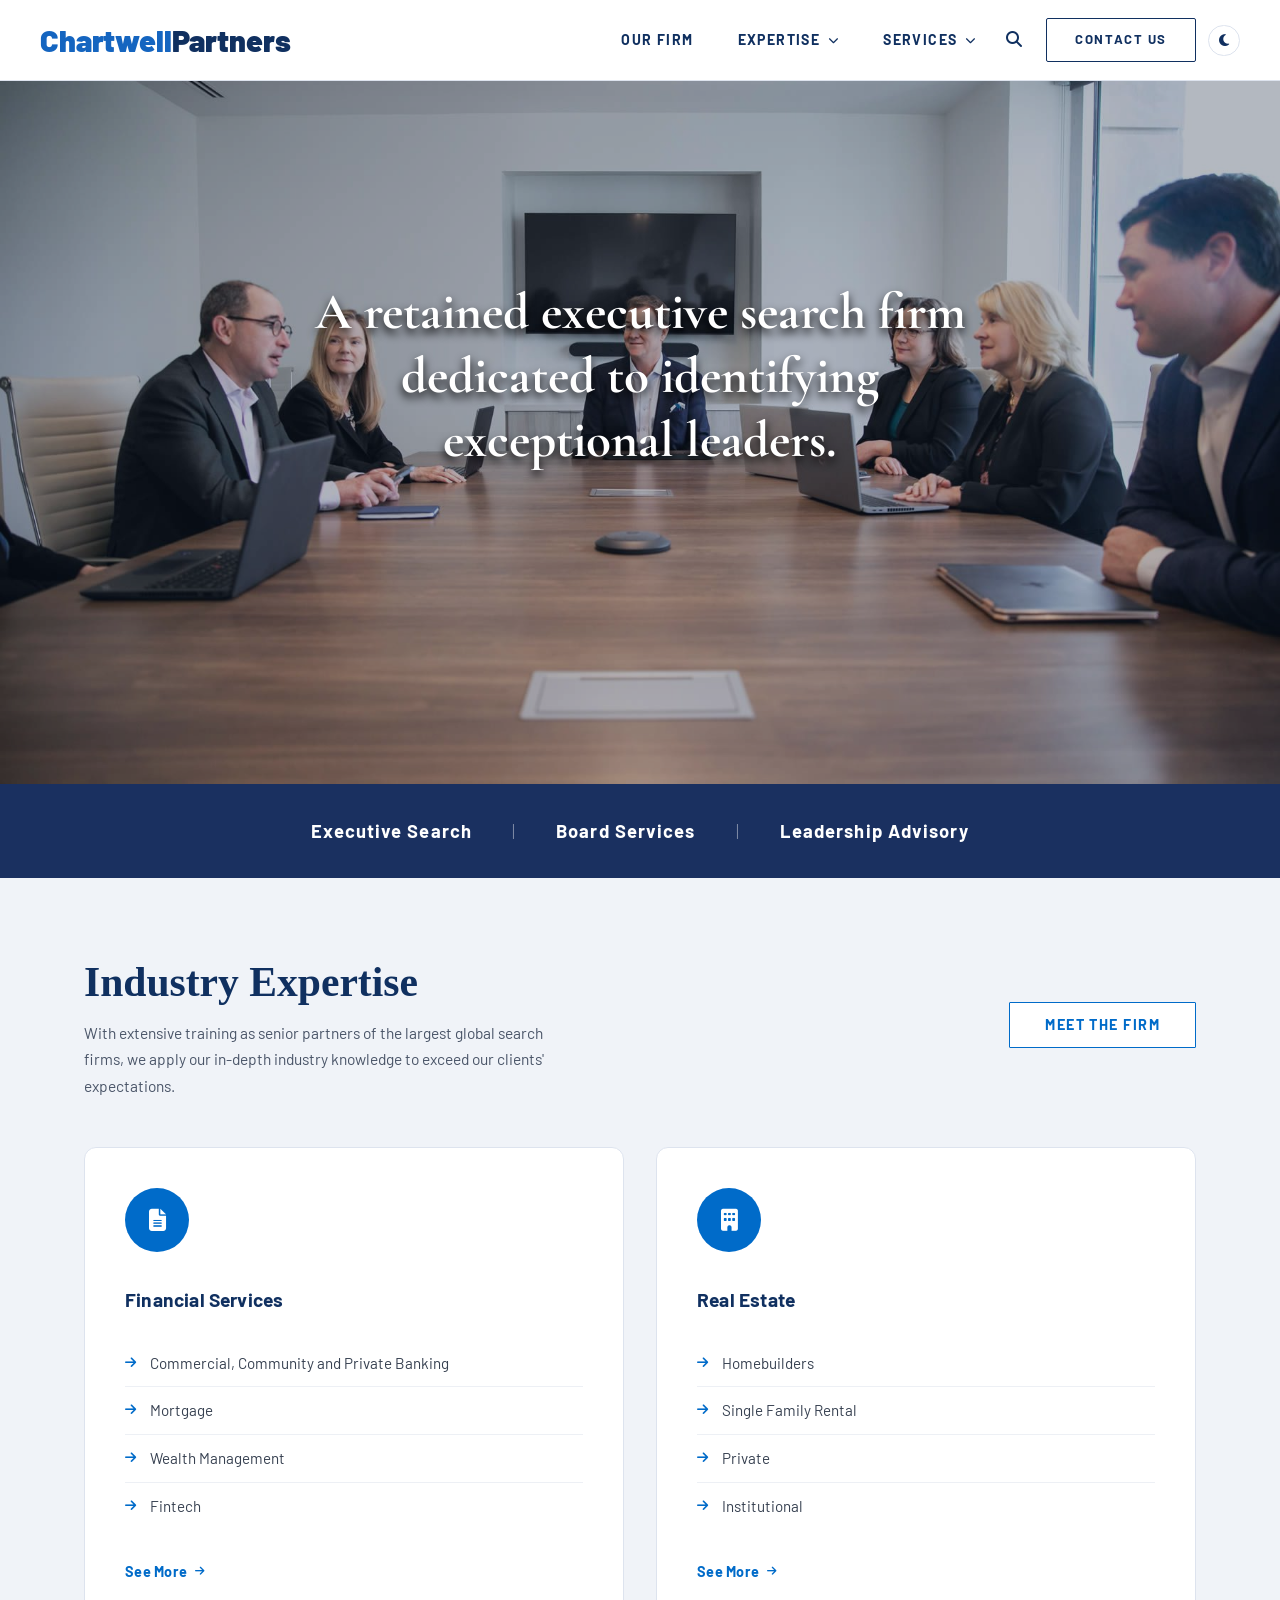
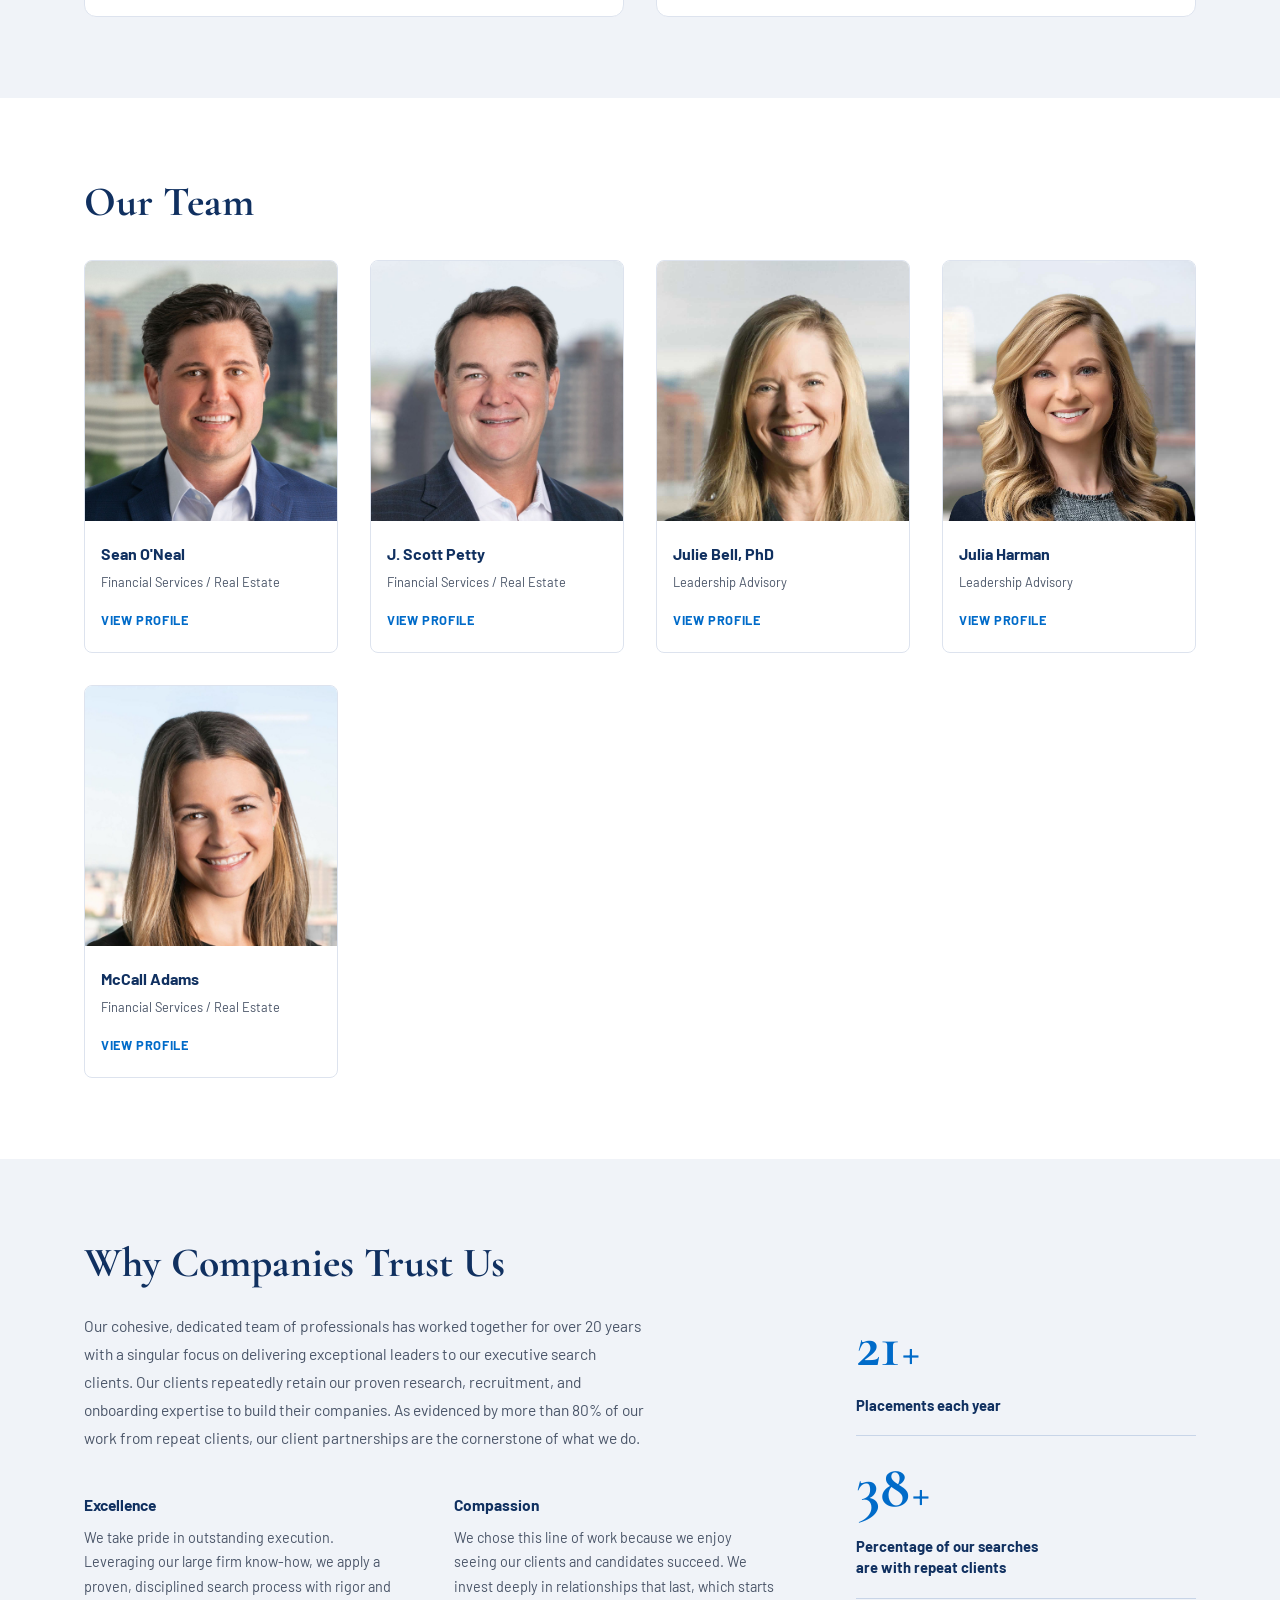
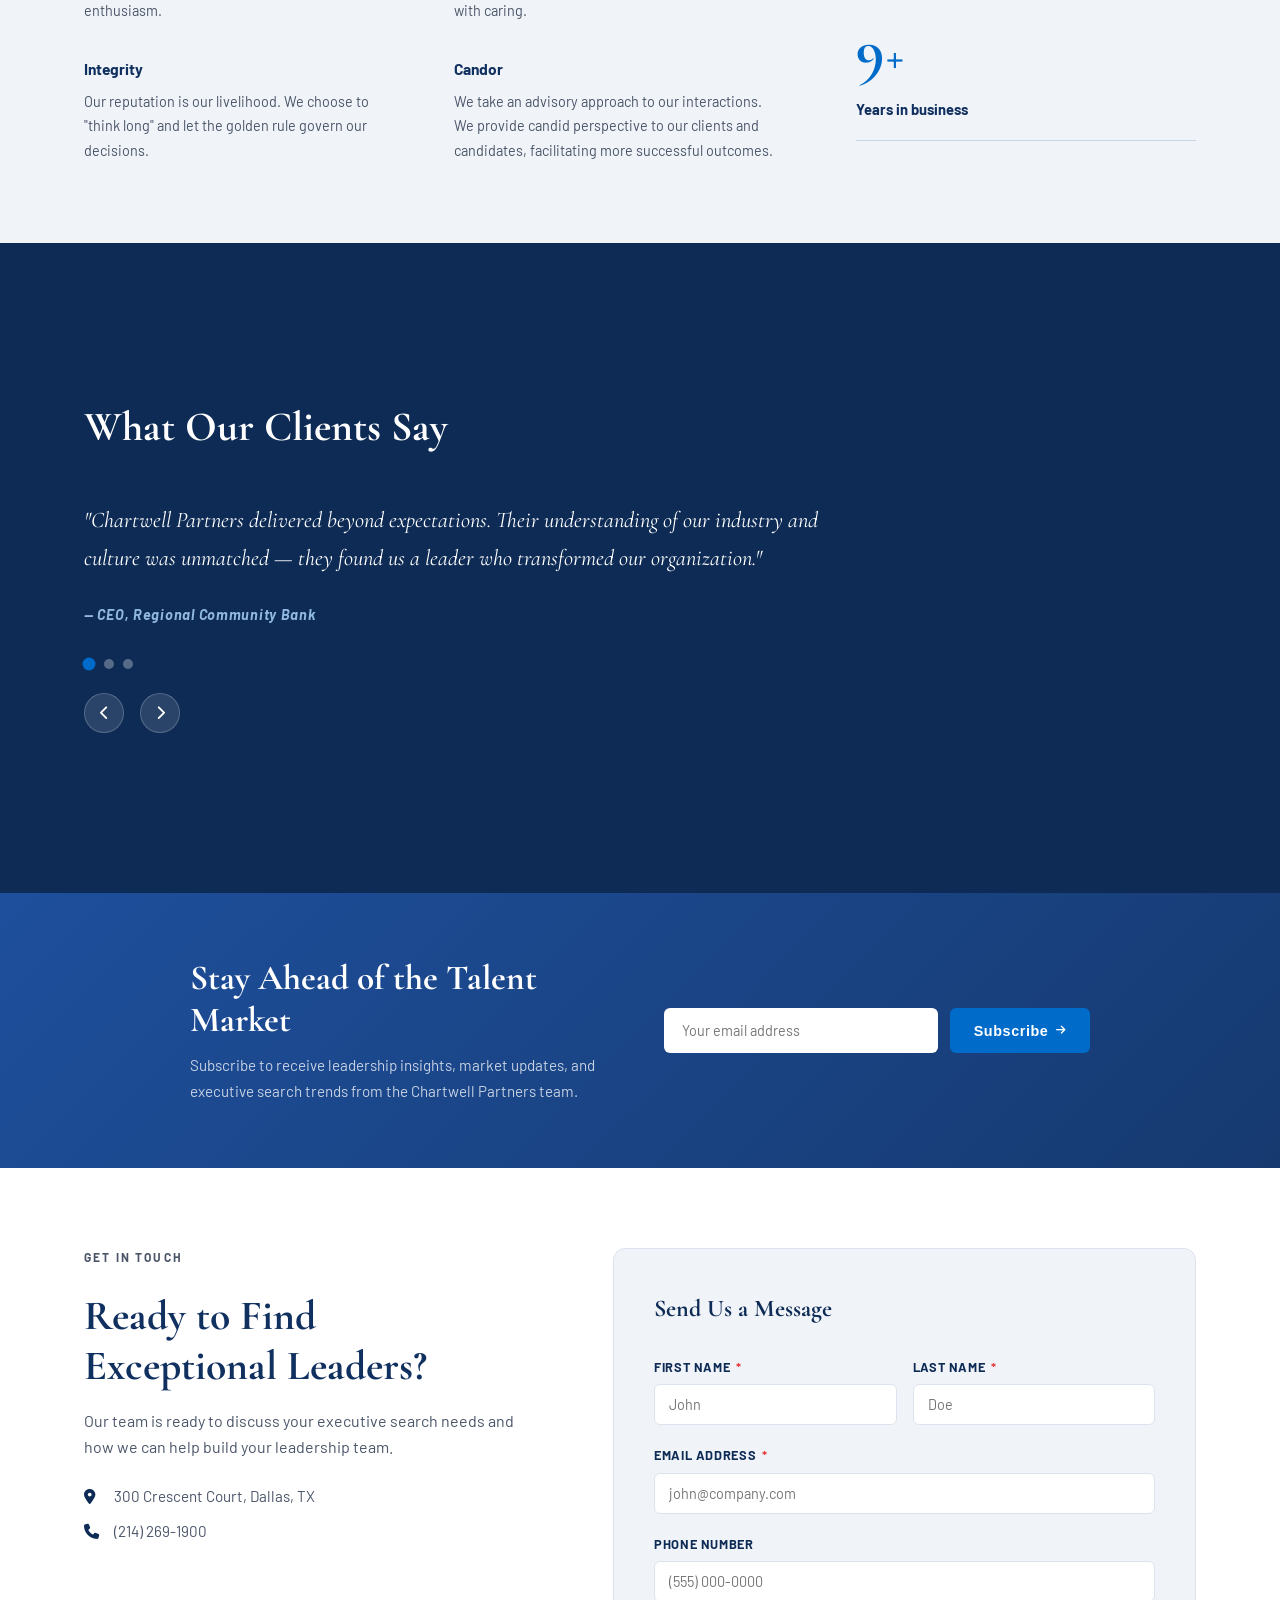
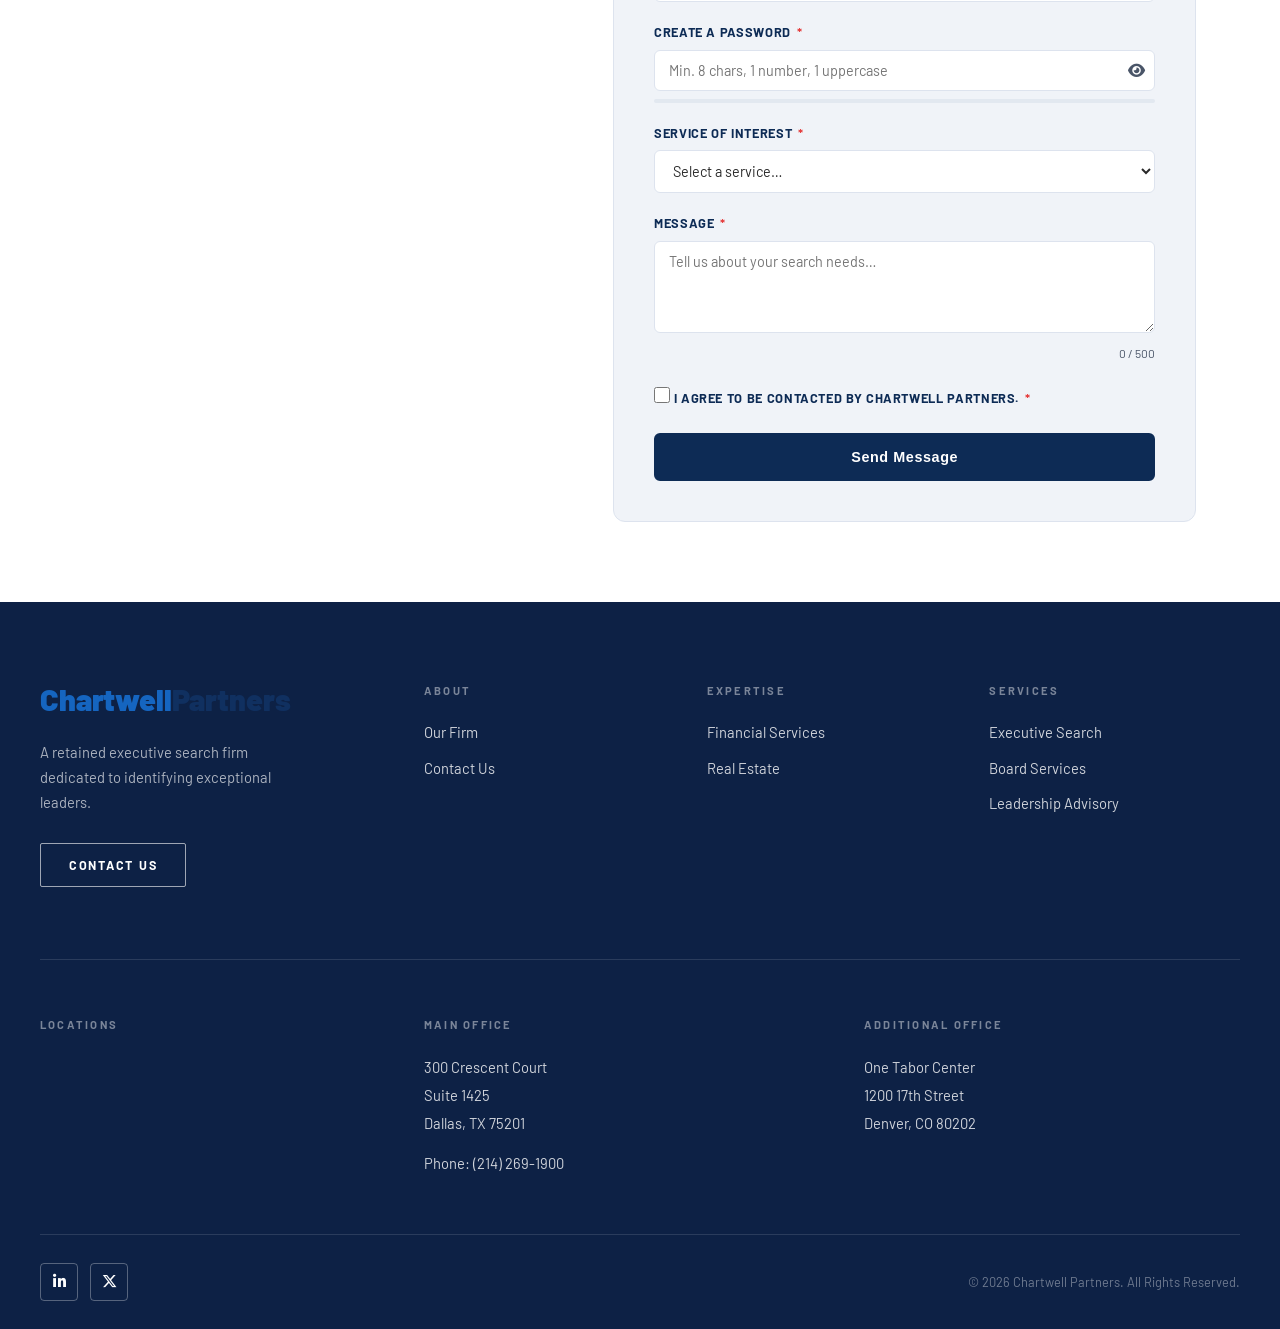
<file: index.html>
<!doctype html>
<html lang="en">
  <head>
    <meta charset="UTF-8" />
    <meta name="viewport" content="width=device-width, initial-scale=1.0" />
    <title>Chartwell Partners | Executive Search</title>
    <link rel="icon" type="image/svg+xml" href="images/favicon.jpg" />
    <link
      rel="stylesheet"
      href="https://cdnjs.cloudflare.com/ajax/libs/font-awesome/6.5.0/css/all.min.css"
    />
    <link rel="stylesheet" href="css/style.css" />
    <link rel="icon" type="image/svg+xml" href="images/favicon.jpg" />
    <link
      href="https://fonts.googleapis.com/css2?family=Barlow:wght@400;600;700&family=Cormorant+Garamond:wght@400;600;700&display=swap"
      rel="stylesheet"
    />
  </head>
  <body>
    <!-- FEATURE 5: Scroll progress bar -->

    <div class="scroll-progress" id="scrollProgress"></div>

    <header class="navbar" id="navbar">
      <div class="nav-container">
        <a href="#" class="nav-logo">
          <span class="logo-chartwell">Chartwell</span
          ><span class="logo-partners">Partners</span>
        </a>

        <button class="hamburger" id="hamburger" aria-label="Toggle menu">
          <span class="bar"></span>
          <span class="bar"></span>
          <span class="bar"></span>
        </button>

        <nav class="nav-links" id="navLinks">
          <!-- Mobile menu header -->
          <div class="mobile-menu-header">
            <button
              class="nav-search-btn mobile-search-btn"
              id="mobileSearchBtn"
              aria-label="Search"
            >
              <i class="fa fa-search"></i>
            </button>
            <button
              class="mobile-close"
              id="mobileClose"
              aria-label="Close menu"
            >
              <i class="fa fa-times"></i>
            </button>
          </div>

          <!-- Mobile menu items -->
          <div class="mobile-menu-body">
            <a href="ourfirm.html" class="nav-item">
              Our Firm <i class="fa fa-chevron-right mobile-arrow"></i>
            </a>

            <div class="mobile-group">
              <span class="mobile-group-title">Expertise</span>
              <a href="#" class="mobile-sub-link">
                Financial Services
                <i class="fa fa-chevron-right mobile-arrow"></i>
              </a>
              <a href="#" class="mobile-sub-link">
                Real Estate <i class="fa fa-chevron-right mobile-arrow"></i>
              </a>
            </div>

            <div class="mobile-group">
              <span class="mobile-group-title">Services</span>
              <a href="#" class="mobile-sub-link">
                Executive Search
                <i class="fa fa-chevron-right mobile-arrow"></i>
              </a>
              <a href="#" class="mobile-sub-link">
                Board Services <i class="fa fa-chevron-right mobile-arrow"></i>
              </a>
              <a href="#" class="mobile-sub-link">
                Leadership Advisory
                <i class="fa fa-chevron-right mobile-arrow"></i>
              </a>
            </div>

            <a href="#contact" class="mobile-cta">Contact Us</a>
          </div>

          <!-- Desktop-only items (hidden on mobile) -->
          <div class="desktop-links">
            <a href="ourfirm.html" class="nav-item">Our Firm</a>

            <div class="nav-item dropdown">
              <span>Expertise <i class="fa fa-chevron-down fa-xs"></i></span>
              <div class="dropdown-menu">
                <a href="#">Financial Services</a>
                <a href="#">Real Estate</a>
              </div>
            </div>

            <div class="nav-item dropdown">
              <span>Services <i class="fa fa-chevron-down fa-xs"></i></span>
              <div class="dropdown-menu">
                <a href="#">Executive Search</a>
                <a href="#">Board Services</a>
                <a href="#">Leadership Advisory</a>
              </div>
            </div>

            <button
              class="nav-search-btn"
              id="navSearchBtn"
              aria-label="Search"
            >
              <i class="fa fa-search"></i>
            </button>

            <a href="#contact" class="btn-contact">Contact Us</a>

            <button
              class="theme-toggle"
              id="themeToggle"
              aria-label="Toggle dark mode"
            >
              <i class="fa fa-moon" id="themeIcon"></i>
            </button>
          </div>
        </nav>
      </div>

      <!-- FEATURE 1: Inline search bar (hidden by default) -->
      <div class="nav-search-bar" id="navSearchBar">
        <input
          type="text"
          placeholder="Search services, expertise…"
          id="navSearchInput"
        />
        <button
          onclick="
            document.getElementById('navSearchBar').classList.remove('active')
          "
        >
          <i class="fa fa-times"></i>
        </button>
      </div>
    </header>

    <!-- ════════════════════════════════════════
       HERO SECTION
  ════════════════════════════════════════ -->
    <section class="hero" id="hero">
      <div class="hero-overlay"></div>
      <img
        src="images/58_ChartwellTeamPortraits_03-29-23.jpg"
        alt="Chartwell Partners Team"
        class="hero-img"
      />
      <div class="hero-content">
        <h1 class="hero-headline">
          A retained executive search firm dedicated to identifying exceptional
          leaders.
        </h1>
      </div>
    </section>
    <!-- Dark blue services bar below hero -->
    <div class="hero-services-bar">
      <span>Executive Search</span>
      <span class="bar-divider">|</span>
      <span>Board Services</span>
      <span class="bar-divider">|</span>
      <span>Leadership Advisory</span>
    </div>

    <!-- ════════════════════════════════════════
       INDUSTRY EXPERTISE SECTION
  ════════════════════════════════════════ -->
    <section class="expertise" id="expertise">
      <div class="section-container">
        <div class="expertise-header">
          <div class="expertise-header-left">
            <h2>Industry Expertise</h2>
            <p class="section-sub">
              With extensive training as senior partners of the largest global
              search firms, we apply our in-depth industry knowledge to exceed
              our clients' expectations.
            </p>
          </div>
          <div class="expertise-header-right">
            <a href="#about" class="btn-outline">MEET THE FIRM</a>
          </div>
        </div>

        <div class="expertise-cards">
          <div class="exp-card">
            <div class="exp-icon">
              <i class="fa fa-file-lines"></i>
            </div>
            <h3>Financial Services</h3>
            <ul>
              <li>
                <i class="fa fa-arrow-right li-arrow"></i>Commercial, Community
                and Private Banking
              </li>
              <li><i class="fa fa-arrow-right li-arrow"></i>Mortgage</li>
              <li>
                <i class="fa fa-arrow-right li-arrow"></i>Wealth Management
              </li>
              <li><i class="fa fa-arrow-right li-arrow"></i>Fintech</li>
            </ul>
            <a href="#" class="card-link"
              >See More <i class="fa fa-arrow-right fa-xs"></i
            ></a>
          </div>

          <div class="exp-card">
            <div class="exp-icon">
              <i class="fa fa-building"></i>
            </div>
            <h3>Real Estate</h3>
            <ul>
              <li><i class="fa fa-arrow-right li-arrow"></i>Homebuilders</li>
              <li>
                <i class="fa fa-arrow-right li-arrow"></i>Single Family Rental
              </li>
              <li><i class="fa fa-arrow-right li-arrow"></i>Private</li>
              <li><i class="fa fa-arrow-right li-arrow"></i>Institutional</li>
            </ul>
            <a href="#" class="card-link"
              >See More <i class="fa fa-arrow-right fa-xs"></i
            ></a>
          </div>
        </div>
      </div>
    </section>

    <!-- ════════════════════════════════════════
       TEAM SECTION
  ════════════════════════════════════════ -->
    <section class="team" id="about">
      <div class="section-container">
        <h2>Our Team</h2>
        <div class="team-grid">
          <div class="team-card">
            <img src="images/teamMember1.jpg" alt="Sean O'Neal" />
            <div class="team-info">
              <h4>Sean O'Neal</h4>
              <p>Financial Services / Real Estate</p>
              <a href="#">View Profile</a>
            </div>
          </div>
          <div class="team-card">
            <img src="images/teamMember2.jpg" alt="J. Scott Petty" />
            <div class="team-info">
              <h4>J. Scott Petty</h4>
              <p>Financial Services / Real Estate</p>
              <a href="#">View Profile</a>
            </div>
          </div>
          <div class="team-card">
            <img src="images/teamMember3.jpg" alt="Julie Bell" />
            <div class="team-info">
              <h4>Julie Bell, PhD</h4>
              <p>Leadership Advisory</p>
              <a href="#">View Profile</a>
            </div>
          </div>
          <div class="team-card">
            <img src="images/teamMember4.jpg" alt="Julia Harman" />
            <div class="team-info">
              <h4>Julia Harman</h4>
              <p>Leadership Advisory</p>
              <a href="#">View Profile</a>
            </div>
          </div>
          <div class="team-card">
            <img src="images/teamMember5.jpg" alt="McCall Adams" />
            <div class="team-info">
              <h4>McCall Adams</h4>
              <p>Financial Services / Real Estate</p>
              <a href="#">View Profile</a>
            </div>
          </div>
        </div>
      </div>
    </section>

    <!-- ════════════════════════════════════════
     WHY COMPANIES TRUST US ( FEATURE 3: Animated numbers)
════════════════════════════════════════ -->
    <section class="trust" id="trust">
      <div class="section-container">
        <div class="trust-layout">
          <!-- LEFT: text + values grid -->
          <div class="trust-left">
            <h2>Why Companies Trust Us</h2>
            <p class="trust-intro">
              Our cohesive, dedicated team of professionals has worked together
              for over 20 years with a singular focus on delivering exceptional
              leaders to our executive search clients. Our clients repeatedly
              retain our proven research, recruitment, and onboarding expertise
              to build their companies. As evidenced by more than 80% of our
              work from repeat clients, our client partnerships are the
              cornerstone of what we do.
            </p>

            <div class="values-grid">
              <div class="value-item">
                <h4>Excellence</h4>
                <p>
                  We take pride in outstanding execution. Leveraging our large
                  firm know-how, we apply a proven, disciplined search process
                  with rigor and enthusiasm.
                </p>
              </div>
              <div class="value-item">
                <h4>Compassion</h4>
                <p>
                  We chose this line of work because we enjoy seeing our clients
                  and candidates succeed. We invest deeply in relationships that
                  last, which starts with caring.
                </p>
              </div>
              <div class="value-item">
                <h4>Integrity</h4>
                <p>
                  Our reputation is our livelihood. We choose to "think long"
                  and let the golden rule govern our decisions.
                </p>
              </div>
              <div class="value-item">
                <h4>Candor</h4>
                <p>
                  We take an advisory approach to our interactions. We provide
                  candid perspective to our clients and candidates, facilitating
                  more successful outcomes.
                </p>
              </div>
            </div>
          </div>

          <!-- RIGHT: animated stats -->
          <div class="trust-right">
            <div class="trust-stat">
              <div class="trust-stat-number">
                <span class="counter" data-target="45">0</span
                ><span class="trust-plus">+</span>
              </div>
              <p class="trust-stat-label">Placements each year</p>
            </div>
            <div class="trust-divider"></div>
            <div class="trust-stat">
              <div class="trust-stat-number">
                <span class="counter" data-target="80">0</span
                ><span class="trust-plus">+</span>
              </div>
              <p class="trust-stat-label">
                Percentage of our searches<br />are with repeat clients
              </p>
            </div>
            <div class="trust-divider"></div>
            <div class="trust-stat">
              <div class="trust-stat-number">
                <span class="counter" data-target="20">0</span
                ><span class="trust-plus">+</span>
              </div>
              <p class="trust-stat-label">Years in business</p>
            </div>
            <div class="trust-divider"></div>
          </div>
        </div>
      </div>
    </section>

    <!-- ════════════════════════════════════════
       FEATURE 1: Testimonials / Quote Carousel
  ════════════════════════════════════════ -->
    <section class="testimonials" id="testimonials">
      <div class="section-container">
        <h2>What Our Clients Say</h2>

        <div class="carousel-wrapper">
          <div class="carousel" id="carousel">
            <div class="testimonial-slide active">
              <blockquote>
                "Chartwell Partners delivered beyond expectations. Their
                understanding of our industry and culture was unmatched — they
                found us a leader who transformed our organization."
              </blockquote>
              <cite>— CEO, Regional Community Bank</cite>
            </div>
            <div class="testimonial-slide">
              <blockquote>
                "The team's candor and responsiveness set them apart. They
                didn't just fill a seat — they partnered with us through every
                step of the process."
              </blockquote>
              <cite>— Managing Director, Private Equity Firm</cite>
            </div>
            <div class="testimonial-slide">
              <blockquote>
                "We've worked with Chartwell Partners on multiple searches. The
                quality and consistency of candidates is why we keep coming
                back."
              </blockquote>
              <cite>— CHRO, Wealth Management Group</cite>
            </div>
          </div>
          <div class="carousel-dots" id="carouselDots">
            <span class="dot active" data-index="0"></span>
            <span class="dot" data-index="1"></span>
            <span class="dot" data-index="2"></span>
          </div>
          <div class="carousel-arrows">
            <button id="prevBtn"><i class="fa fa-chevron-left"></i></button>
            <button id="nextBtn"><i class="fa fa-chevron-right"></i></button>
          </div>
        </div>
      </div>
    </section>

    <!-- ════════════════════════════════════════
       FEATURE 2: Newsletter / CTA Banner
  ════════════════════════════════════════ -->
    <section class="newsletter" id="newsletter">
      <div class="newsletter-inner">
        <div class="newsletter-text">
          <h2>Stay Ahead of the Talent Market</h2>
          <p>
            Subscribe to receive leadership insights, market updates, and
            executive search trends from the Chartwell Partners team.
          </p>
        </div>
        <form class="newsletter-form" onsubmit="handleSubscribe(event)">
          <input type="email" placeholder="Your email address" required />
          <button type="submit">
            Subscribe <i class="fa fa-arrow-right fa-xs"></i>
          </button>
        </form>
        <div class="newsletter-success" id="newsletterSuccess">
          <i class="fa fa-check-circle"></i> Thank you for subscribing!
        </div>
      </div>
    </section>

    <!-- ════════════════════════════════════════
       CONTACT SECTION 
  ════════════════════════════════════════ -->

    <!-- ══════════════════════════════════════════
   FEATURE 4: CONTACT FORM WITH FULL VALIDATION
══════════════════════════════════════════ -->
    <section class="contact" id="contact">
      <div class="section-container contact-grid">
        <div class="contact-info">
          <p class="section-label">Get in Touch</p>
          <h2>Ready to Find<br />Exceptional Leaders?</h2>
          <p>
            Our team is ready to discuss your executive search needs and how we
            can help build your leadership team.
          </p>
          <div class="contact-details">
            <p>
              <i class="fa fa-location-dot"></i> 300 Crescent Court, Dallas, TX
            </p>
            <p><i class="fa fa-phone"></i> (214) 269-1900</p>
          </div>
        </div>

        <form
          class="contact-form"
          id="contactForm"
          onsubmit="handleContact(event)"
          novalidate
        >
          <h3>Send Us a Message</h3>

          <div class="form-row">
            <div class="form-group">
              <label for="firstName"
                >First Name <span class="req">*</span></label
              >
              <input type="text" id="firstName" placeholder="John" />
              <span class="field-error" id="err-firstName"
                >Please enter your first name.</span
              >
            </div>
            <div class="form-group">
              <label for="lastName">Last Name <span class="req">*</span></label>
              <input type="text" id="lastName" placeholder="Doe" />
              <span class="field-error" id="err-lastName"
                >Please enter your last name.</span
              >
            </div>
          </div>

          <div class="form-group">
            <label for="email">Email Address <span class="req">*</span></label>
            <input type="email" id="email" placeholder="john@company.com" />
            <span class="field-error" id="err-email"
              >Please enter a valid email address.</span
            >
          </div>

          <div class="form-group">
            <label for="phone">Phone Number</label>
            <input type="tel" id="phone" placeholder="(555) 000-0000" />
            <span class="field-error" id="err-phone"
              >Please enter a valid phone number (digits only, 7–15
              chars).</span
            >
          </div>

          <div class="form-group">
            <label for="password"
              >Create a Password <span class="req">*</span></label
            >
            <div class="password-wrap">
              <input
                type="password"
                id="password"
                placeholder="Min. 8 chars, 1 number, 1 uppercase"
              />
              <button
                type="button"
                class="toggle-pw"
                onclick="togglePassword()"
              >
                <i class="fa fa-eye" id="pwEyeIcon"></i>
              </button>
            </div>
            <div class="pw-strength" id="pwStrength">
              <div class="pw-bar" id="pwBar"></div>
            </div>
            <span class="pw-hint" id="pwHint"></span>
            <span class="field-error" id="err-password"
              >Min. 8 characters, at least 1 uppercase and 1 number.</span
            >
          </div>

          <div class="form-group">
            <label for="service"
              >Service of Interest <span class="req">*</span></label
            >
            <select id="service">
              <option value="" disabled selected>Select a service…</option>
              <option>Executive Search</option>
              <option>Board Services</option>
              <option>Leadership Advisory</option>
            </select>
            <span class="field-error" id="err-service"
              >Please select a service.</span
            >
          </div>

          <div class="form-group">
            <label for="message">Message <span class="req">*</span></label>
            <textarea
              rows="4"
              id="message"
              placeholder="Tell us about your search needs…"
            ></textarea>
            <span class="char-count" id="charCount">0 / 500</span>
            <span class="field-error" id="err-message"
              >Please enter a message (10–500 characters).</span
            >
          </div>

          <div class="form-group checkbox-group">
            <label class="checkbox-label">
              <input type="checkbox" id="consent" />
              <span
                >I agree to be contacted by Chartwell Partners.
                <span class="req">*</span></span
              >
            </label>
            <span class="field-error" id="err-consent"
              >You must agree to be contacted.</span
            >
          </div>

          <button type="submit" class="btn-primary full-width" id="submitBtn">
            Send Message
          </button>

          <div class="form-success" id="formSuccess">
            <i class="fa fa-check-circle"></i> Message sent! We'll be in touch
            shortly.
          </div>
        </form>
      </div>
    </section>
    <!-- ════════════════════════════════════════
       FOOTER
  ════════════════════════════════════════ -->
    <footer class="footer">
      <!-- TOP ROW -->
      <div class="footer-top">
        <div class="footer-brand">
          <a href="#" class="footer-logo">
            <span class="logo-chartwell">Chartwell</span
            ><span class="logo-partners">Partners</span>
          </a>
          <p>
            A retained executive search firm dedicated to identifying
            exceptional leaders.
          </p>
          <a href="#contact" class="footer-cta">Contact Us</a>
        </div>

        <div class="footer-nav-cols">
          <div class="footer-col">
            <h5>About</h5>
            <a href="#about">Our Firm</a>
            <a href="#contact">Contact Us</a>
          </div>

          <div class="footer-col">
            <h5>Expertise</h5>
            <a href="#">Financial Services</a>
            <a href="#">Real Estate</a>
          </div>

          <div class="footer-col">
            <h5>Services</h5>
            <a href="#">Executive Search</a>
            <a href="#">Board Services</a>
            <a href="#">Leadership Advisory</a>
          </div>
        </div>
      </div>

      <!-- DIVIDER -->
      <div class="footer-divider"></div>

      <!-- MIDDLE ROW: Locations -->
      <div class="footer-middle">
        <div class="footer-locations">
          <h5>Locations</h5>
        </div>
        <div class="footer-office">
          <h5>Main Office</h5>
          <p>300 Crescent Court</p>
          <p>Suite 1425</p>
          <p>Dallas, TX 75201</p>
          <p class="footer-phone">Phone: (214) 269-1900</p>
        </div>
        <div class="footer-office">
          <h5>Additional Office</h5>
          <p>One Tabor Center</p>
          <p>1200 17th Street</p>
          <p>Denver, CO 80202</p>
        </div>
      </div>

      <!-- DIVIDER -->
      <div class="footer-divider"></div>

      <!-- BOTTOM ROW -->
      <div class="footer-bottom">
        <div class="footer-social">
          <a href="#" aria-label="LinkedIn" class="social-icon">
            <i class="fab fa-linkedin-in"></i>
          </a>
          <a href="#" aria-label="Twitter" class="social-icon">
            <i class="fab fa-x-twitter"></i>
          </a>
        </div>
        <p class="footer-copy">
          © 2026 Chartwell Partners. All Rights Reserved.
        </p>
      </div>
    </footer>

    <!-- ════════════════════════════════════════
       FEATURE 6: Back-to-Top Button
  ════════════════════════════════════════ -->
    <button class="back-to-top" id="backToTop" aria-label="Back to top">
      <i class="fa fa-arrow-up"></i>
    </button>

    <script src="js/script.js"></script>
  </body>
</html>
</file>
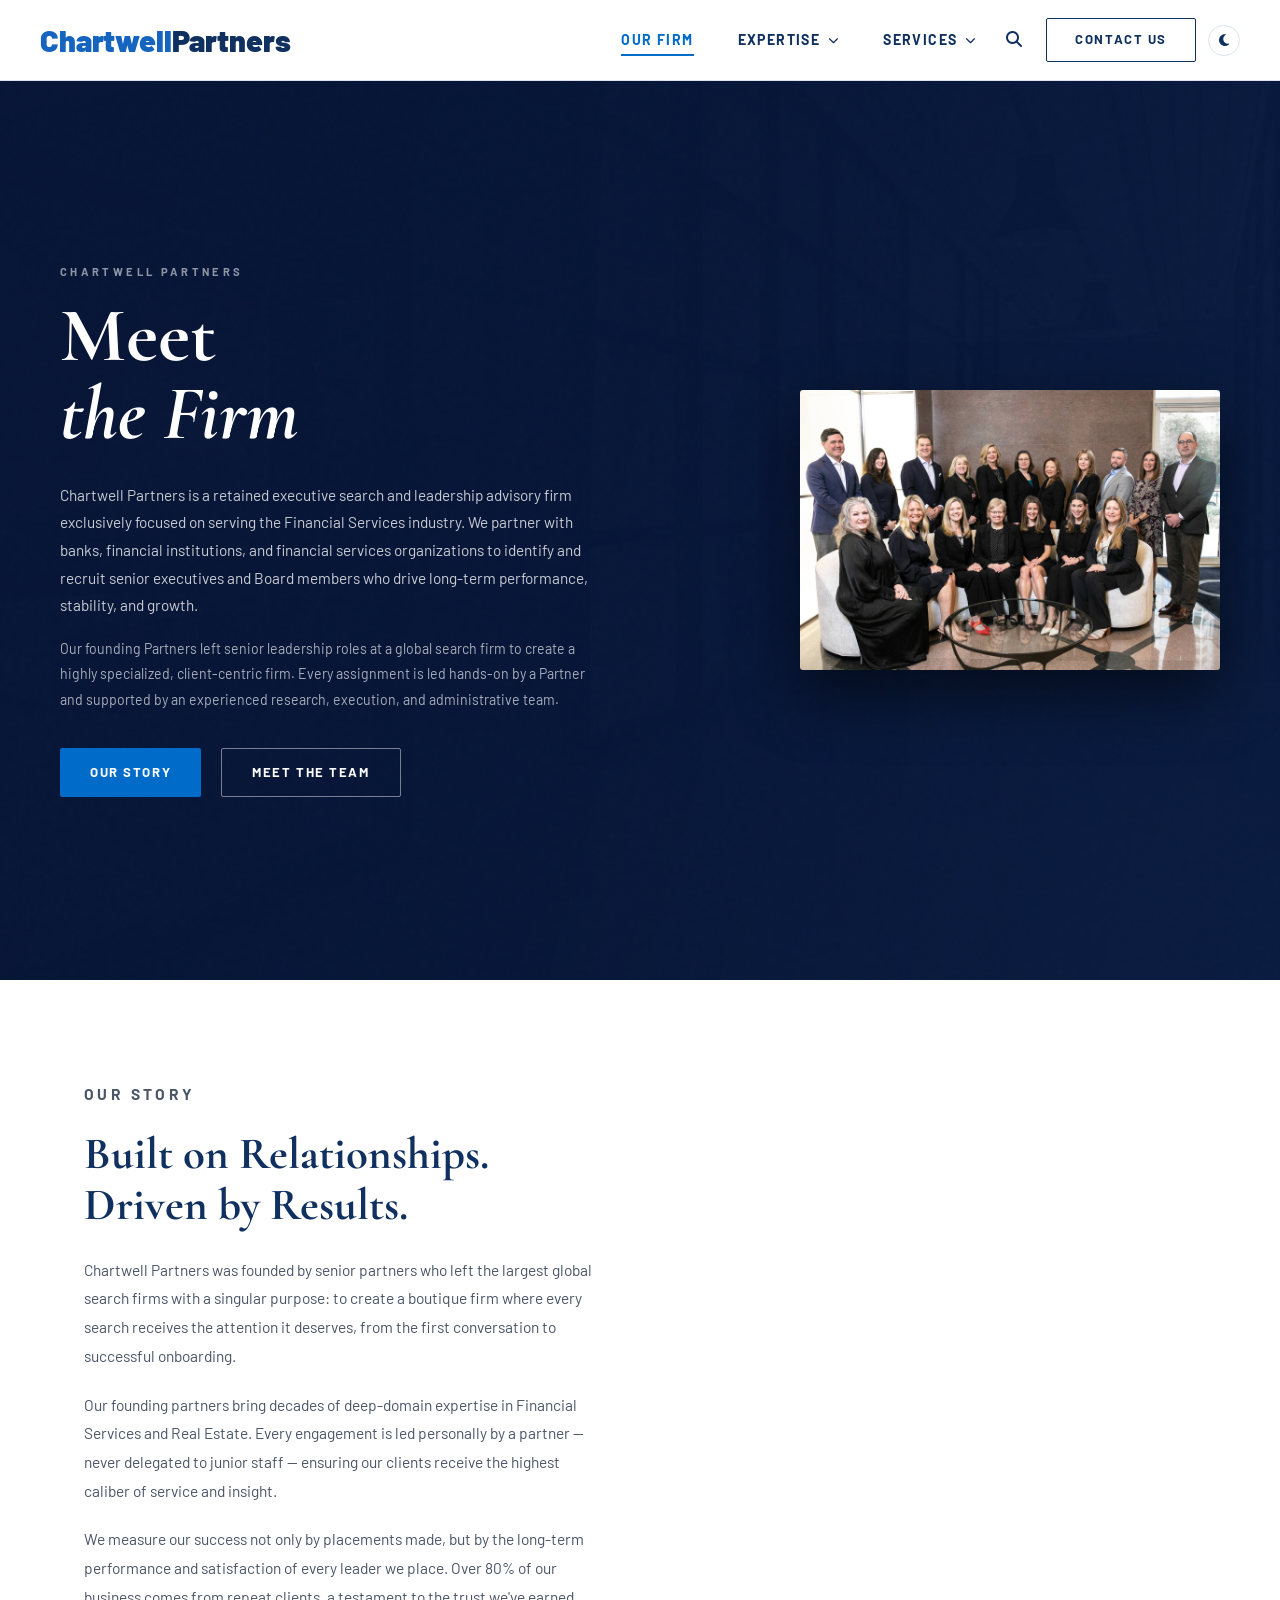
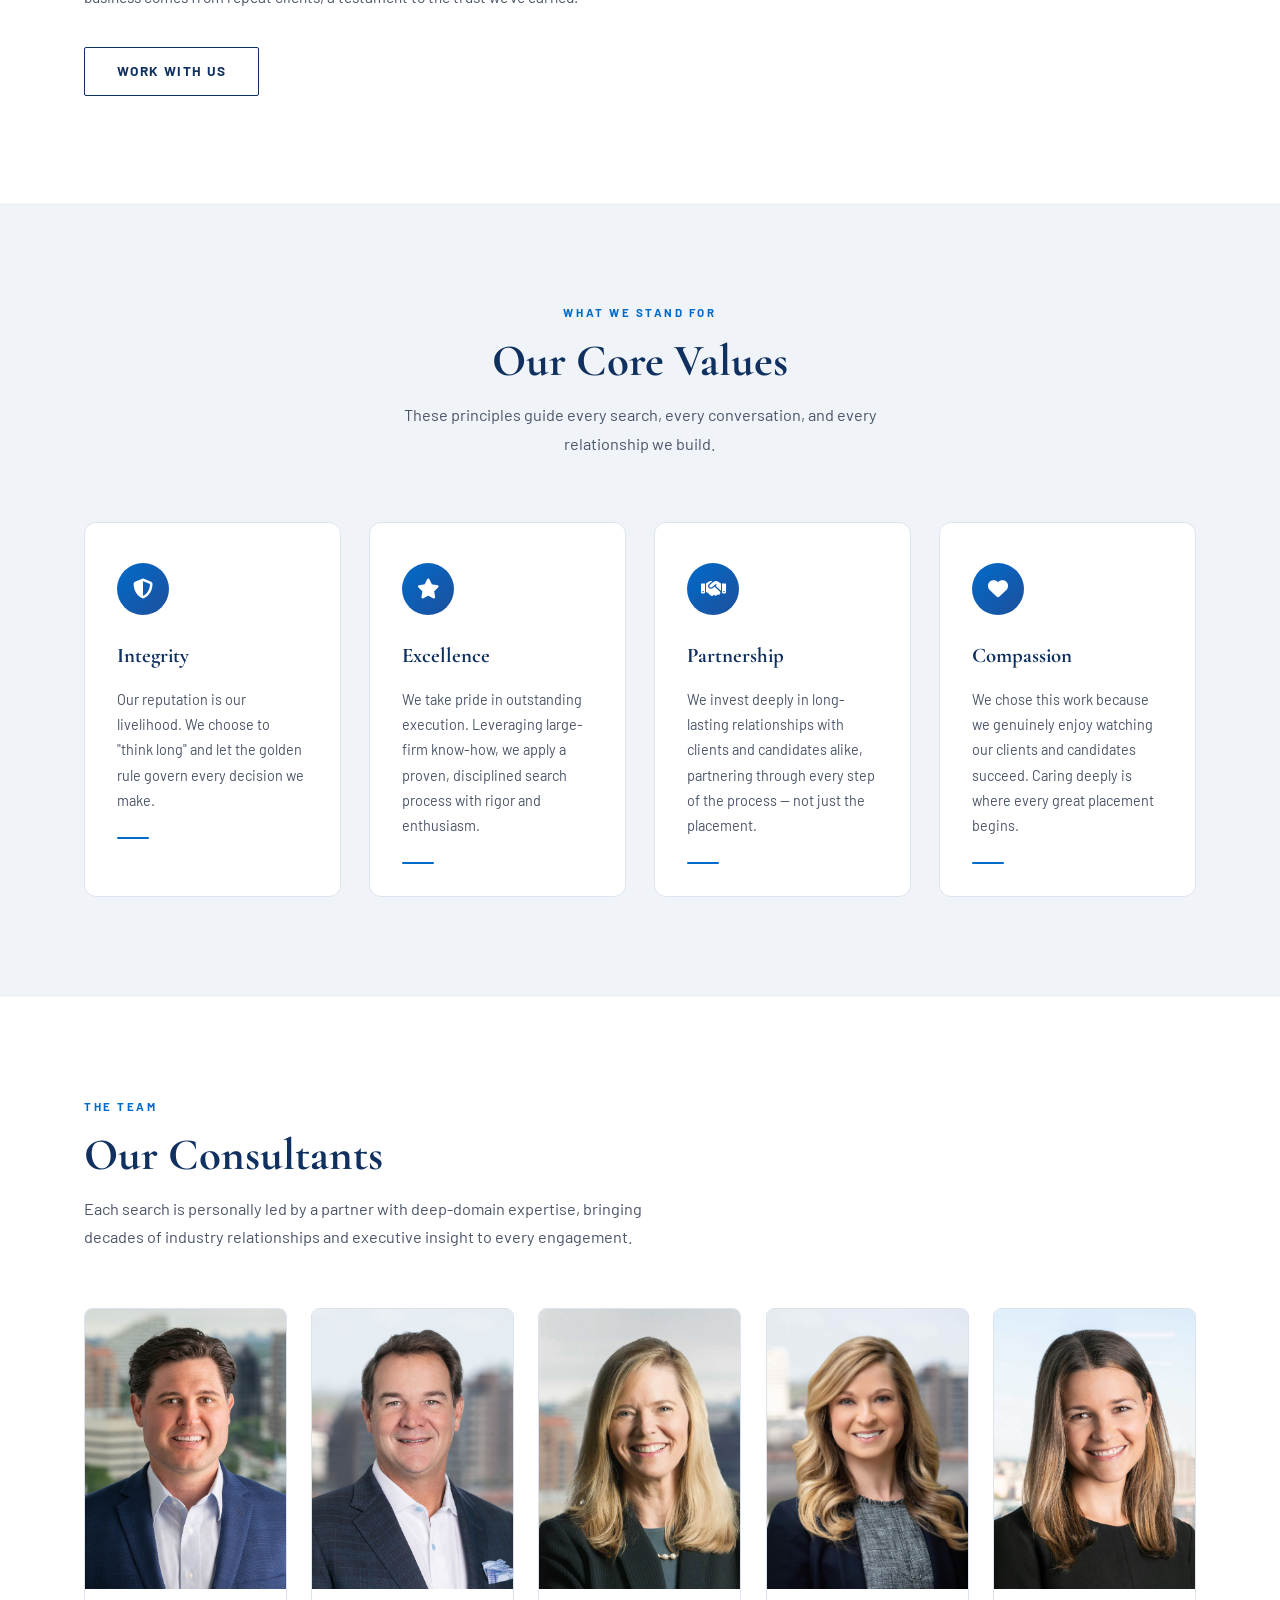
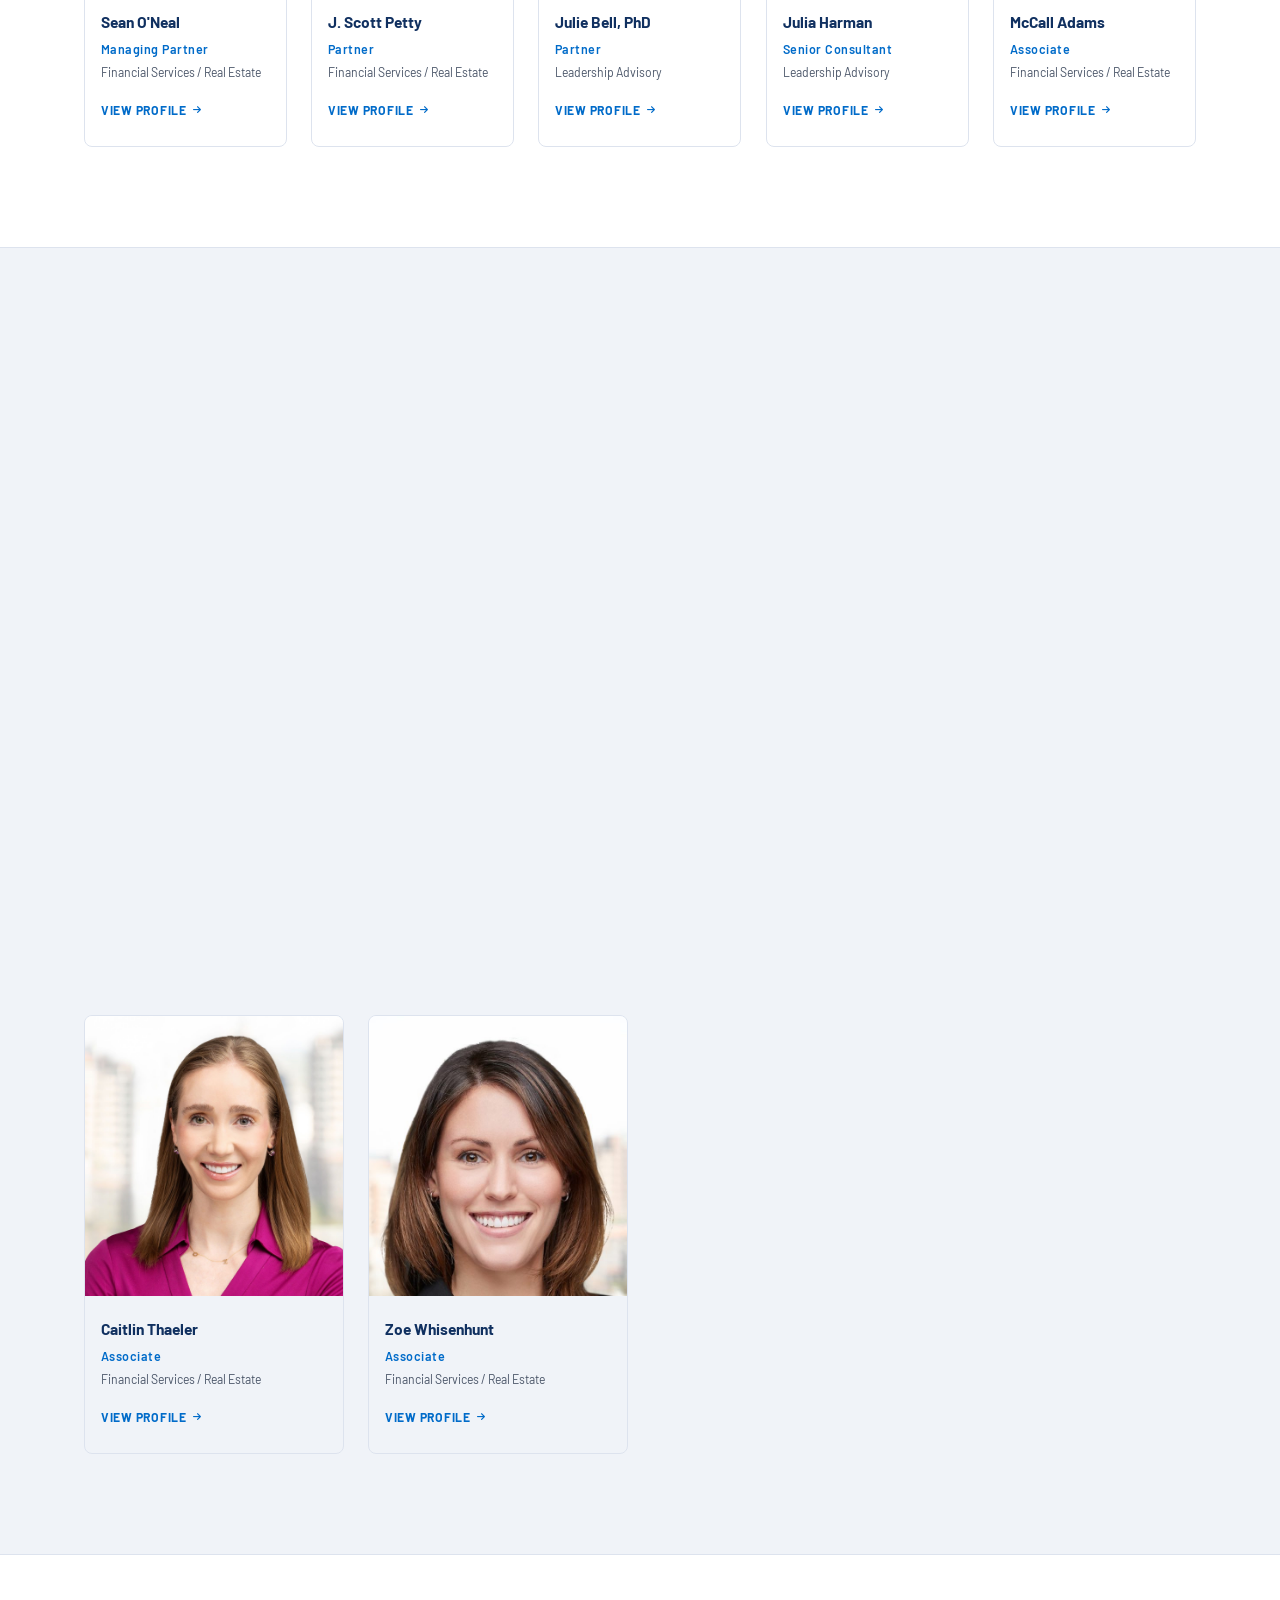
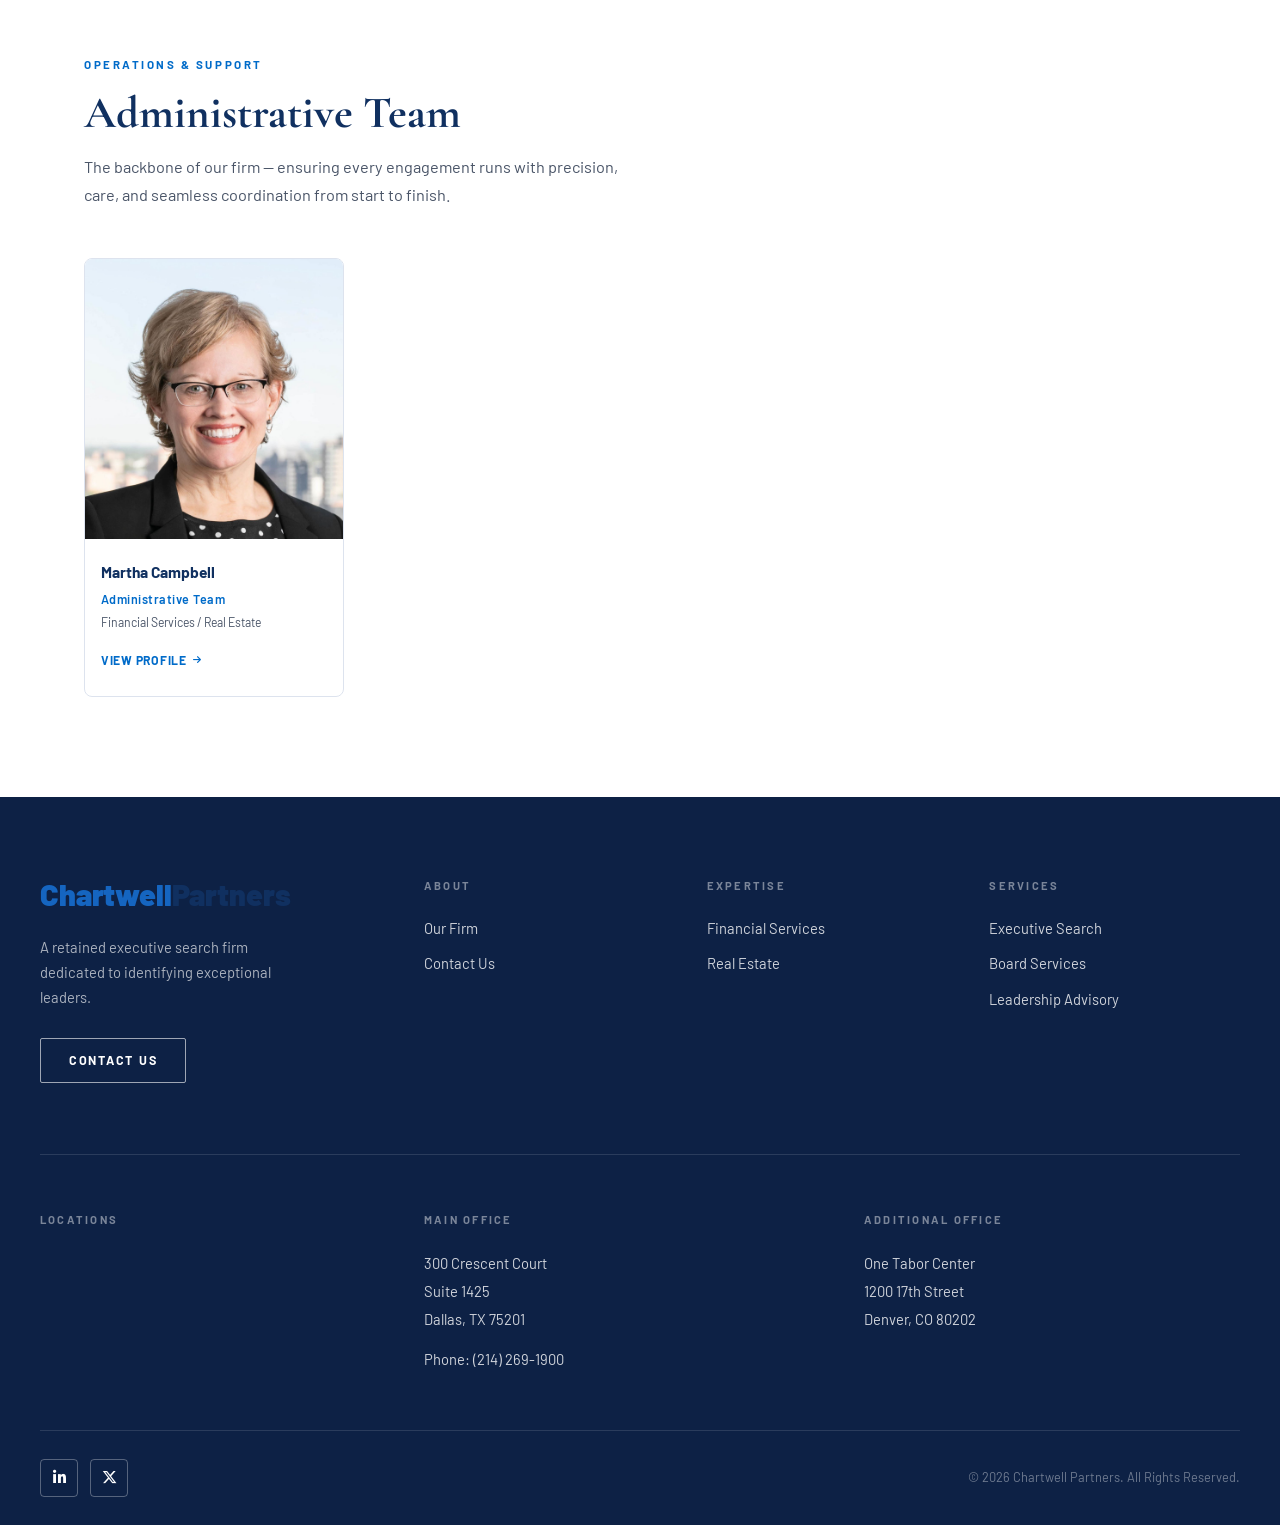
<file: ourfirm.html>
<!doctype html>
<html lang="en">
<head>
  <meta charset="UTF-8" />
  <meta name="viewport" content="width=device-width, initial-scale=1.0" />
  <title>Our Firm | Chartwell Partners</title>

  <!-- Fonts -->
  <link rel="preconnect" href="https://fonts.googleapis.com" />
  <link href="https://fonts.googleapis.com/css2?family=Barlow:wght@300;400;500;600;700;800;900&family=Cormorant+Garamond:ital,wght@0,400;0,600;0,700;1,400;1,600&display=swap" rel="stylesheet" />

  <!-- Font Awesome -->
  <link rel="stylesheet" href="https://cdnjs.cloudflare.com/ajax/libs/font-awesome/6.5.1/css/all.min.css" />

  <!-- Page CSS -->
  <link rel="stylesheet" href="css/ourfirm.css" />
  <link rel="icon" type="image/svg+xml" href="images/favicon.jpg" />
</head>
<body>

  <!-- ── SCROLL PROGRESS BAR ── -->
  <div class="scroll-progress" id="scrollProgress"></div>

  <!-- ════════════════════════════════════════
       NAVBAR
  ════════════════════════════════════════ -->
  <header class="navbar" id="navbar">
    <div class="nav-container">
      <a href="index.html" class="nav-logo">
        <span class="logo-chartwell">Chartwell</span><span class="logo-partners">Partners</span>
      </a>

      <button class="hamburger" id="hamburger" aria-label="Toggle menu">
        <span class="bar"></span>
        <span class="bar"></span>
        <span class="bar"></span>
      </button>

      <nav class="nav-links" id="navLinks">
        <!-- Mobile menu header -->
        <div class="mobile-menu-header">
          <button class="mobile-search-btn" aria-label="Search"><i class="fa fa-search"></i></button>
          <button class="mobile-close" id="mobileClose" aria-label="Close"><i class="fa fa-times"></i></button>
        </div>

        <!-- Mobile menu body -->
        <div class="mobile-menu-body">
          <a href="ourfirm.html" class="mobile-link active-link">
            Our Firm <i class="fa fa-chevron-right mobile-arrow"></i>
          </a>
          <div class="mobile-group">
            <span class="mobile-group-title">Expertise</span>
            <a href="#" class="mobile-sub-link">Financial Services <i class="fa fa-chevron-right mobile-arrow"></i></a>
            <a href="#" class="mobile-sub-link">Real Estate <i class="fa fa-chevron-right mobile-arrow"></i></a>
          </div>
          <div class="mobile-group">
            <span class="mobile-group-title">Services</span>
            <a href="#" class="mobile-sub-link">Executive Search <i class="fa fa-chevron-right mobile-arrow"></i></a>
            <a href="#" class="mobile-sub-link">Board Services <i class="fa fa-chevron-right mobile-arrow"></i></a>
            <a href="#" class="mobile-sub-link">Leadership Advisory <i class="fa fa-chevron-right mobile-arrow"></i></a>
          </div>
          <a href="index.html#contact" class="mobile-cta">Contact Us</a>
        </div>

        <!-- Desktop links -->
        <div class="desktop-links">
          <a href="ourfirm.html" class="nav-item active-link">Our Firm</a>

          <div class="nav-item dropdown">
            <span>Expertise <i class="fa fa-chevron-down fa-xs"></i></span>
            <div class="dropdown-menu">
              <a href="#">Financial Services</a>
              <a href="#">Real Estate</a>
            </div>
          </div>

          <div class="nav-item dropdown">
            <span>Services <i class="fa fa-chevron-down fa-xs"></i></span>
            <div class="dropdown-menu">
              <a href="#">Executive Search</a>
              <a href="#">Board Services</a>
              <a href="#">Leadership Advisory</a>
            </div>
          </div>

          <button class="nav-search-btn" id="navSearchBtn" aria-label="Search">
            <i class="fa fa-search"></i>
          </button>

          <a href="index.html#contact" class="btn-contact">Contact Us</a>

          <button class="theme-toggle" id="themeToggle" aria-label="Toggle dark mode">
            <i class="fa fa-moon" id="themeIcon"></i>
          </button>
        </div>
      </nav>
    </div>

    <!-- Inline search bar -->
    <div class="nav-search-bar" id="navSearchBar">
      <input type="text" placeholder="Search services, expertise…" id="navSearchInput" />
      <button onclick="document.getElementById('navSearchBar').classList.remove('active')">
        <i class="fa fa-times"></i>
      </button>
    </div>
  </header>

  <!-- ════════════════════════════════════════
       1. HERO SECTION
  ════════════════════════════════════════ -->
  <section class="firm-hero" id="hero">
    <div class="hero-bg" id="heroBg"></div>
    <div class="hero-overlay"></div>
    <div class="hero-grain"></div>

    <div class="hero-inner">
      <!-- Left: text -->
      <div class="hero-text">
        <p class="hero-eyebrow reveal-hero" style="--d:.1s">CHARTWELL PARTNERS</p>
        <h1 class="hero-title reveal-hero" style="--d:.25s">
          Meet<br /><em>the Firm</em>
        </h1>
        <p class="hero-subtitle reveal-hero" style="--d:.4s">
          Chartwell Partners is a retained executive search and leadership advisory firm exclusively focused on serving the Financial Services industry. We partner with banks, financial institutions, and financial services organizations to identify and recruit senior executives and Board members who drive long-term performance, stability, and growth.
        </p>
        <p class="hero-subtitle hero-subtitle--sm reveal-hero" style="--d:.5s">
          Our founding Partners left senior leadership roles at a global search firm to create a highly specialized, client-centric firm. Every assignment is led hands-on by a Partner and supported by an experienced research, execution, and administrative team.
        </p>
        <div class="hero-actions reveal-hero" style="--d:.62s">
          <a href="#story" class="btn-hero-primary">Our Story</a>
          <a href="#consultants" class="btn-hero-ghost">Meet the Team</a>
        </div>
      </div>

      <!-- Right: team photo -->
      <div class="hero-card reveal-hero" style="--d:.45s">
        <img src="images/team-photo.jpg" alt="Chartwell Partners Team" class="hero-card-img" />
      </div>
    </div>

  </section>

  <!-- ════════════════════════════════════════
       2. COMPANY STORY SECTION
  ════════════════════════════════════════ -->
  <section class="story section-pad" id="story">
    <div class="section-container">
      <div class="story-grid">
        <!-- Left: text -->
        <div class="story-text reveal-left">
          <p class="section-label">Our Story</p>
          <h2>Built on Relationships.<br />Driven by Results.</h2>
          <p>
            Chartwell Partners was founded by senior partners who left the largest global search firms with a singular purpose: to create a boutique firm where every search receives the attention it deserves, from the first conversation to successful onboarding.
          </p>
          <p>
            Our founding partners bring decades of deep-domain expertise in Financial Services and Real Estate. Every engagement is led personally by a partner — never delegated to junior staff — ensuring our clients receive the highest caliber of service and insight.
          </p>
          <p>
            We measure our success not only by placements made, but by the long-term performance and satisfaction of every leader we place. Over 80% of our business comes from repeat clients, a testament to the trust we've earned.
          </p>
          <a href="index.html#contact" class="btn-outline-dark">Work With Us</a>
        </div>
      </div>
    </div>
  </section>

  <!-- ════════════════════════════════════════
       3. CORE VALUES SECTION
  ════════════════════════════════════════ -->
  <section class="values section-pad" id="values">
    <div class="section-container">
      <div class="values-header reveal-scale">
        <p class="section-label">What We Stand For</p>
        <h2>Our Core Values</h2>
        <p class="section-sub">
          These principles guide every search, every conversation, and every relationship we build.
        </p>
      </div>

      <div class="values-grid">

        <div class="value-card reveal" style="--d:.05s">
          <div class="value-icon-wrap">
            <i class="fa fa-shield-halved"></i>
          </div>
          <h3>Integrity</h3>
          <p>Our reputation is our livelihood. We choose to "think long" and let the golden rule govern every decision we make.</p>
          <div class="value-card-line"></div>
        </div>

        <div class="value-card reveal" style="--d:.15s">
          <div class="value-icon-wrap">
            <i class="fa fa-star"></i>
          </div>
          <h3>Excellence</h3>
          <p>We take pride in outstanding execution. Leveraging large-firm know-how, we apply a proven, disciplined search process with rigor and enthusiasm.</p>
          <div class="value-card-line"></div>
        </div>

        <div class="value-card reveal" style="--d:.25s">
          <div class="value-icon-wrap">
            <i class="fa fa-handshake"></i>
          </div>
          <h3>Partnership</h3>
          <p>We invest deeply in long-lasting relationships with clients and candidates alike, partnering through every step of the process — not just the placement.</p>
          <div class="value-card-line"></div>
        </div>

        <div class="value-card reveal" style="--d:.35s">
          <div class="value-icon-wrap">
            <i class="fa fa-heart"></i>
          </div>
          <h3>Compassion</h3>
          <p>We chose this work because we genuinely enjoy watching our clients and candidates succeed. Caring deeply is where every great placement begins.</p>
          <div class="value-card-line"></div>
        </div>

      </div>
    </div>
  </section>

  <!-- ════════════════════════════════════════
       4. CONSULTANTS SECTION
  ════════════════════════════════════════ -->
  <section class="consultants section-pad" id="consultants">
    <div class="section-container">
      <div class="consultants-header reveal-scale">
        <p class="section-label">The Team</p>
        <h2>Our Consultants</h2>
        <p class="section-sub">
          Each search is personally led by a partner with deep-domain expertise, bringing
          decades of industry relationships and executive insight to every engagement.
        </p>
      </div>

      <div class="consultants-grid">

        <div class="consultant-card reveal" style="--d:.05s">
          <div class="consultant-img-wrap">
            <img src="images/teamMember1.jpg" alt="Sean O'Neal" />
            <div class="consultant-overlay">
              <a href="#" class="overlay-link">View Profile <i class="fa fa-arrow-right"></i></a>
            </div>
          </div>
          <div class="consultant-info">
            <h4>Sean O'Neal</h4>
            <p class="consultant-title">Managing Partner</p>
            <p class="consultant-focus">Financial Services / Real Estate</p>
            <a href="#" class="profile-btn">View Profile <i class="fa fa-arrow-right fa-xs"></i></a>
          </div>
        </div>

        <div class="consultant-card reveal" style="--d:.12s">
          <div class="consultant-img-wrap">
            <img src="images/teamMember2.jpg" alt="J. Scott Petty" />
            <div class="consultant-overlay">
              <a href="#" class="overlay-link">View Profile <i class="fa fa-arrow-right"></i></a>
            </div>
          </div>
          <div class="consultant-info">
            <h4>J. Scott Petty</h4>
            <p class="consultant-title">Partner</p>
            <p class="consultant-focus">Financial Services / Real Estate</p>
            <a href="#" class="profile-btn">View Profile <i class="fa fa-arrow-right fa-xs"></i></a>
          </div>
        </div>

        <div class="consultant-card reveal" style="--d:.19s">
          <div class="consultant-img-wrap">
            <img src="images/teamMember3.jpg" alt="Julie Bell, PhD" />
            <div class="consultant-overlay">
              <a href="#" class="overlay-link">View Profile <i class="fa fa-arrow-right"></i></a>
            </div>
          </div>
          <div class="consultant-info">
            <h4>Julie Bell, PhD</h4>
            <p class="consultant-title">Partner</p>
            <p class="consultant-focus">Leadership Advisory</p>
            <a href="#" class="profile-btn">View Profile <i class="fa fa-arrow-right fa-xs"></i></a>
          </div>
        </div>

        <div class="consultant-card reveal" style="--d:.26s">
          <div class="consultant-img-wrap">
            <img src="images/teamMember4.jpg" alt="Julia Harman" />
            <div class="consultant-overlay">
              <a href="#" class="overlay-link">View Profile <i class="fa fa-arrow-right"></i></a>
            </div>
          </div>
          <div class="consultant-info">
            <h4>Julia Harman</h4>
            <p class="consultant-title">Senior Consultant</p>
            <p class="consultant-focus">Leadership Advisory</p>
            <a href="#" class="profile-btn">View Profile <i class="fa fa-arrow-right fa-xs"></i></a>
          </div>
        </div>

        <div class="consultant-card reveal" style="--d:.33s">
          <div class="consultant-img-wrap">
            <img src="images/teamMember5.jpg" alt="McCall Adams" />
            <div class="consultant-overlay">
              <a href="#" class="overlay-link">View Profile <i class="fa fa-arrow-right"></i></a>
            </div>
          </div>
          <div class="consultant-info">
            <h4>McCall Adams</h4>
            <p class="consultant-title">Associate</p>
            <p class="consultant-focus">Financial Services / Real Estate</p>
            <a href="#" class="profile-btn">View Profile <i class="fa fa-arrow-right fa-xs"></i></a>
          </div>
        </div>

      </div>
    </div>
  </section>

  <!-- ════════════════════════════════════════
       5. ASSOCIATES SECTION
  ════════════════════════════════════════ -->
  <section class="associates section-pad" id="associates">
    <div class="section-container">
      <div class="sub-team-header reveal-scale">
        <p class="section-label">Research &amp; Execution</p>
        <h2>Associates</h2>
        <p class="section-sub">
          Our associates bring sharp analytical skills and industry knowledge,
          supporting every engagement with diligence and precision.
        </p>
      </div>

      <div class="sub-team-grid">

        <div class="consultant-card reveal" style="--d:.05s">
          <div class="consultant-img-wrap">
            <img src="images/associate1.jpg" alt="Jackson Beall" />
            <div class="consultant-overlay">
              <a href="#" class="overlay-link">View Profile <i class="fa fa-arrow-right"></i></a>
            </div>
          </div>
          <div class="consultant-info">
            <h4>Jackson Beall</h4>
            <p class="consultant-title">Associate</p>
            <p class="consultant-focus">Financial Services / Real Estate</p>
            <a href="#" class="profile-btn">View Profile <i class="fa fa-arrow-right fa-xs"></i></a>
          </div>
        </div>

        <div class="consultant-card reveal" style="--d:.10s">
          <div class="consultant-img-wrap">
            <img src="images/associate2.jpg" alt="Byers Hellinghausen" />
            <div class="consultant-overlay">
              <a href="#" class="overlay-link">View Profile <i class="fa fa-arrow-right"></i></a>
            </div>
          </div>
          <div class="consultant-info">
            <h4>Byers Hellinghausen</h4>
            <p class="consultant-title">Associate</p>
            <p class="consultant-focus">Financial Services / Real Estate</p>
            <a href="#" class="profile-btn">View Profile <i class="fa fa-arrow-right fa-xs"></i></a>
          </div>
        </div>

        <div class="consultant-card reveal" style="--d:.15s">
          <div class="consultant-img-wrap">
            <img src="images/associate3.jpg" alt="Lindsey Hoesterey" />
            <div class="consultant-overlay">
              <a href="#" class="overlay-link">View Profile <i class="fa fa-arrow-right"></i></a>
            </div>
          </div>
          <div class="consultant-info">
            <h4>Lindsey Hoesterey</h4>
            <p class="consultant-title">Associate</p>
            <p class="consultant-focus">Financial Services / Real Estate</p>
            <a href="#" class="profile-btn">View Profile <i class="fa fa-arrow-right fa-xs"></i></a>
          </div>
        </div>

        <div class="consultant-card reveal" style="--d:.20s">
          <div class="consultant-img-wrap">
            <img src="images/associate4.jpg" alt="Amy Maloney" />
            <div class="consultant-overlay">
              <a href="#" class="overlay-link">View Profile <i class="fa fa-arrow-right"></i></a>
            </div>
          </div>
          <div class="consultant-info">
            <h4>Amy Maloney</h4>
            <p class="consultant-title">Associate</p>
            <p class="consultant-focus">Financial Services / Real Estate</p>
            <a href="#" class="profile-btn">View Profile <i class="fa fa-arrow-right fa-xs"></i></a>
          </div>
        </div>

        <div class="consultant-card reveal" style="--d:.25s">
          <div class="consultant-img-wrap">
            <img src="images/associate5.jpg" alt="Caitlin Thaeler" />
            <div class="consultant-overlay">
              <a href="#" class="overlay-link">View Profile <i class="fa fa-arrow-right"></i></a>
            </div>
          </div>
          <div class="consultant-info">
            <h4>Caitlin Thaeler</h4>
            <p class="consultant-title">Associate</p>
            <p class="consultant-focus">Financial Services / Real Estate</p>
            <a href="#" class="profile-btn">View Profile <i class="fa fa-arrow-right fa-xs"></i></a>
          </div>
        </div>

        <div class="consultant-card reveal" style="--d:.30s">
          <div class="consultant-img-wrap">
            <img src="images/associate6.jpg" alt="Zoe Whisenhunt" />
            <div class="consultant-overlay">
              <a href="#" class="overlay-link">View Profile <i class="fa fa-arrow-right"></i></a>
            </div>
          </div>
          <div class="consultant-info">
            <h4>Zoe Whisenhunt</h4>
            <p class="consultant-title">Associate</p>
            <p class="consultant-focus">Financial Services / Real Estate</p>
            <a href="#" class="profile-btn">View Profile <i class="fa fa-arrow-right fa-xs"></i></a>
          </div>
        </div>

      </div>
    </div>
  </section>

  <!-- ════════════════════════════════════════
       6. ADMINISTRATIVE TEAM SECTION
  ════════════════════════════════════════ -->
  <section class="admin-team section-pad" id="admin-team">
    <div class="section-container">
      <div class="sub-team-header reveal-scale">
        <p class="section-label">Operations &amp; Support</p>
        <h2>Administrative Team</h2>
        <p class="section-sub">
          The backbone of our firm — ensuring every engagement runs with precision,
          care, and seamless coordination from start to finish.
        </p>
      </div>

      <div class="sub-team-grid admin-grid">

        <div class="consultant-card reveal" style="--d:.05s">
          <div class="consultant-img-wrap">
            <img src="images/admin1.jpg" alt="Martha Campbell" />
            <div class="consultant-overlay">
              <a href="#" class="overlay-link">View Profile <i class="fa fa-arrow-right"></i></a>
            </div>
          </div>
          <div class="consultant-info">
            <h4>Martha Campbell</h4>
            <p class="consultant-title">Administrative Team</p>
            <p class="consultant-focus">Financial Services / Real Estate</p>
            <a href="#" class="profile-btn">View Profile <i class="fa fa-arrow-right fa-xs"></i></a>
          </div>
        </div>

      </div>
    </div>
  </section>

  <!-- ════════════════════════════════════════
       7. FOOTER
  ════════════════════════════════════════ -->
  <footer class="footer">
    <div class="footer-top">
      <div class="footer-brand">
        <a href="index.html" class="footer-logo">
          <span class="logo-chartwell">Chartwell</span><span class="logo-partners">Partners</span>
        </a>
        <p>A retained executive search firm dedicated to identifying exceptional leaders.</p>
        <a href="index.html#contact" class="footer-cta">Contact Us</a>
      </div>

      <div class="footer-nav-cols">
        <div class="footer-col">
          <h5>About</h5>
          <a href="ourfirm.html">Our Firm</a>
          <a href="index.html#contact">Contact Us</a>
        </div>
        <div class="footer-col">
          <h5>Expertise</h5>
          <a href="#">Financial Services</a>
          <a href="#">Real Estate</a>
        </div>
        <div class="footer-col">
          <h5>Services</h5>
          <a href="#">Executive Search</a>
          <a href="#">Board Services</a>
          <a href="#">Leadership Advisory</a>
        </div>
      </div>
    </div>

    <div class="footer-divider"></div>

    <div class="footer-middle">
      <div class="footer-locations"><h5>Locations</h5></div>
      <div class="footer-office">
        <h5>Main Office</h5>
        <p>300 Crescent Court</p>
        <p>Suite 1425</p>
        <p>Dallas, TX 75201</p>
        <p class="footer-phone">Phone: (214) 269-1900</p>
      </div>
      <div class="footer-office">
        <h5>Additional Office</h5>
        <p>One Tabor Center</p>
        <p>1200 17th Street</p>
        <p>Denver, CO 80202</p>
      </div>
    </div>

    <div class="footer-divider"></div>

    <div class="footer-bottom">
      <div class="footer-social">
        <a href="#" aria-label="LinkedIn" class="social-icon"><i class="fab fa-linkedin-in"></i></a>
        <a href="#" aria-label="Twitter" class="social-icon"><i class="fab fa-x-twitter"></i></a>
      </div>
      <p class="footer-copy">© 2026 Chartwell Partners. All Rights Reserved.</p>
    </div>
  </footer>

  <!-- Back to top -->
  <button class="back-to-top" id="backToTop" aria-label="Back to top">
    <i class="fa fa-arrow-up"></i>
  </button>

  <script src="js/ourfirm.js"></script>
</body>
</html>
</file>
<file: css/style.css>
/* ══════════════════════════════════════════
   CSS VARIABLES & RESET
══════════════════════════════════════════ */
:root {
  --navy: #0d2b55;
  --blue: #1e4f9c;
  --light: #f0f3f8;
  --white: #ffffff;
  --text: #2a2a2a;
  --muted: #4a5568;
  --border: #dde3ee;

  --font-display: "Cormorant Garamond", serif;
  --font-body: "Barlow", sans-serif;

  --nav-h: 80px;
  --nav-h-sm: 60px;
  --radius: 6px;
  --shadow: 0 4px 24px rgba(13, 43, 85, 0.1);
  --transition: 0.3s ease;
}

/* ══════════════════════════════════════════
   DARK MODE
══════════════════════════════════════════ */
body.dark {
  --text: #e2e8f0;
  --muted: #94a3b8;
  --border: #2a3a52;
  --light: #131f30;
  --navy: #1e3a5f;
  --blue: #3b82f6;
  --white: #0f1a2b;
  background: #0d1b2a;
  color: #e2e8f0;
}

*,
*::before,
*::after {
  box-sizing: border-box;
  margin: 0;
  padding: 0;
}
html {
  scroll-behavior: smooth;
}
body {
  font-family: var(--font-body);
  color: var(--text);
  line-height: 1.65;
}
img {
  display: block;
  max-width: 100%;
}
a {
  text-decoration: none;
  color: inherit;
}
ul {
  list-style: none;
}

/* ══════════════════════════════════════════
   TYPOGRAPHY HELPERS
══════════════════════════════════════════ */
.section-label {
  font-size: 0.75rem;
  font-weight: 700;
  letter-spacing: 0.18em;
  text-transform: uppercase;
  color: #006bc9;
  margin-bottom: 0.75rem;
}
h2 {
  font-family: var(--font-display);
  font-size: clamp(1.8rem, 3.5vw, 2.6rem);
  font-weight: 700;
  color: #103060;
  line-height: 1.2;
}
.section-sub {
  max-width: 560px;
  color: var(--muted);
  margin-top: 1rem;
  font-size: 1.05rem;
}
.section-container {
  max-width: 1160px;
  margin: 0 auto;
  padding: 80px 24px;
}

/* ══════════════════════════════════════════
   BUTTONS
══════════════════════════════════════════ */
.btn-primary {
  display: inline-block;
  background: var(--navy);
  color: #fff;
  padding: 14px 32px;
  border-radius: var(--radius);
  font-weight: 700;
  font-size: 0.9rem;
  letter-spacing: 0.04em;
  transition:
    background var(--transition),
    transform var(--transition);
  border: 2px solid var(--navy);
}
.btn-primary:hover {
  background: var(--blue);
  border-color: var(--blue);
  transform: translateY(-2px);
}
.btn-primary.full-width {
  width: 100%;
  text-align: center;
}

.btn-outline {
  display: inline-block;
  border: 2px solid var(--navy);
  color: var(--navy);
  padding: 12px 28px;
  border-radius: var(--radius);
  font-weight: 700;
  font-size: 0.9rem;
  letter-spacing: 0.04em;
  transition: all var(--transition);
}
.btn-outline:hover {
  background: var(--navy);
  color: #fff;
}

.btn-contact {
  display: inline-block;
  border: 1.5px solid #103060;
  color: #103060;
  background: transparent;
  padding: 10px 28px;
  border-radius: 2px;
  font-family: var(--font-body);
  font-weight: 700;
  font-size: 0.82rem;
  letter-spacing: 0.12em;
  text-transform: uppercase;
  text-decoration: none;
  position: relative;
  overflow: hidden;
  transition: color 0.35s ease;
  z-index: 0;
  margin-left: 16px;
}
.btn-contact::before {
  content: "";
  position: absolute;
  bottom: 0;
  left: 0;
  right: 0;
  height: 0;
  background: #006bc9;
  transition: height 0.35s ease;
  z-index: -1;
}
.btn-contact:hover {
  color: #fff;
  border-color: #006bc9;
}
.btn-contact:hover::before {
  height: 100%;
}

.navbar {
  position: fixed;
  top: 0;
  left: 0;
  right: 0;
  z-index: 1000;
  background: #fff;
  border-bottom: 1px solid var(--border);
  transition:
    box-shadow 0.3s ease,
    background 0.3s ease;
}
.navbar.scrolled {
  box-shadow: 0 2px 20px rgba(13, 43, 85, 0.12);
}
.nav-container {
  max-width: 1400px;
  margin: 0 auto;
  display: flex;
  align-items: center;
  justify-content: space-between; /* logo left, links right */
  height: var(--nav-h);
  padding: 0 40px;
  transition: height 0.3s ease;
}
.navbar.scrolled .nav-container {
  height: var(--nav-h-sm);
}

.logo-chartwell {
  font-family: var(--font-body);
  font-size: 1.9rem;
  font-weight: 900;
  color: #1565c0;
  letter-spacing: -0.005em;
}

.logo-partners {
  font-family: var(--font-body);
  font-size: 1.9rem;
  font-weight: 900;
  color: #103060;
  letter-spacing: -0.005em;
}
.nav-links {
  display: flex;
  align-items: center;
  gap: 0; /* remove gap — use justify-content instead */
  margin-left: auto;
  justify-content: flex-end;
  flex: 1;
  padding-left: 2rem;
}
/* Navbar font + bold color */
.nav-item {
  font-family: var(--font-body);
  font-size: 0.88rem;
  font-weight: 700;
  letter-spacing: 0.1em;
  text-transform: uppercase;
  color: #103060;
  cursor: pointer;
  position: relative;
  padding: 8px 22px;
  border-radius: 4px;
  transition: color 0.25s ease;
  user-select: none;
  white-space: nowrap;
}
.nav-item::after {
  content: "";
  position: absolute;
  bottom: 4px;
  left: 22px;
  width: 0;
  height: 2px;
  background: #006bc9;
  transition: width 0.3s ease;
}
.nav-item:hover::after,
.nav-item:focus-within::after {
  width: calc(100% - 44px);
}
.nav-item:hover,
.nav-item:focus-within {
  color: #006bc9;
}

/* Dropdown */
.nav-item.dropdown {
  position: relative;
}
.dropdown-menu {
  position: absolute;
  top: calc(100% + 6px);
  left: 0;
  background: #fff;
  border: 1px solid var(--border);
  border-top: 3px solid #006bc9;
  border-radius: 0 0 6px 6px;
  min-width: 220px;
  box-shadow: 0 8px 32px rgba(13, 43, 85, 0.13);
  opacity: 0;
  transform: translateY(-8px);
  pointer-events: none;
  transition:
    opacity 0.22s ease,
    transform 0.22s ease;
  z-index: 300;
}
.nav-item.dropdown:hover .dropdown-menu,
.nav-item.dropdown:focus-within .dropdown-menu {
  opacity: 1;
  transform: translateY(0);
  pointer-events: all;
}
.dropdown-menu a {
  display: flex;
  align-items: center;
  gap: 0.6rem;
  padding: 13px 18px;
  font-family: var(--font-body);
  font-size: 0.84rem;
  font-weight: 600;
  color: #2a2a2a;
  border-bottom: 1px solid #f0f3f8;
  transition:
    background 0.2s ease,
    color 0.2s ease,
    padding-left 0.2s ease;
}

.dropdown-menu a::before {
  content: "→";
  color: #006bc9;
  font-size: 0.8rem;
  opacity: 0;
  transform: translateX(-6px);
  transition:
    opacity 0.2s ease,
    transform 0.2s ease;
}
.dropdown-menu a:last-child {
  border-bottom: none;
}
.dropdown-menu a:hover {
  background: #f0f3f8;
  color: #006bc9;
  padding-left: 24px;
}
.dropdown-menu a:hover::before {
  opacity: 1;
  transform: translateX(0);
}

/* Chevron rotation */
.nav-item.dropdown .fa-chevron-down {
  transition: transform 0.25s ease;
  font-size: 0.65rem;
  margin-left: 3px;
}
.nav-item.dropdown:hover .fa-chevron-down,
.nav-item.dropdown:focus-within .fa-chevron-down {
  transform: rotate(180deg);
}

/* Search button */
.nav-search-btn {
  background: none;
  border: none;
  cursor: pointer;
  color: #103060;
  font-size: 1rem;
  padding: 8px;
  border-radius: 4px;
  transition:
    color 0.25s ease,
    background 0.25s ease;
}
.nav-search-btn:hover {
  color: #006bc9;
  background: #f0f3f8;
}

/* ── Theme toggle ── */
.theme-toggle {
  background: none;
  border: 1px solid var(--border);
  cursor: pointer;
  color: #103060;
  font-size: 0.85rem;
  padding: 7px 10px;
  border-radius: 20px;
  margin-left: 12px;
  transition:
    color 0.25s ease,
    background 0.25s ease,
    border-color 0.25s ease;
}
.theme-toggle:hover {
  color: #006bc9;
  border-color: #006bc9;
  background: #f0f3f8;
}

/* ── Inline search bar ── */
.nav-search-bar {
  max-width: 1200px;
  margin: 0 auto;
  padding: 0 24px 12px;
  display: none;
  align-items: center;
  gap: 0.75rem;
  border-top: 1px solid var(--border);
}
.nav-search-bar.active {
  display: flex;
}
.nav-search-bar input {
  flex: 1;
  border: 1px solid var(--border);
  border-radius: var(--radius);
  padding: 10px 16px;
  font-family: var(--font-body);
  font-size: 0.9rem;
  outline: none;
  transition: border-color 0.3s ease;
  background: transparent;
  color: var(--text);
}
.nav-search-bar input:focus {
  border-color: #006bc9;
}
.nav-search-bar button {
  background: none;
  border: none;
  cursor: pointer;
  color: var(--muted);
  font-size: 1.1rem;
  padding: 6px;
}

/* Hamburger */
.hamburger {
  display: none;
  flex-direction: column;
  justify-content: space-between;
  width: 28px;
  height: 20px;
  background: none;
  border: none;
  cursor: pointer;
  margin-left: auto;
  z-index: 1100;
  position: relative;
  flex-shrink: 0;
}
.hamburger span {
  display: block;
  height: 2px;
  background: #103060;
  border-radius: 2px;
  transition:
    transform 0.3s ease,
    opacity 0.3s ease;
}
.hamburger.open span:nth-child(1) {
  transform: rotate(45deg) translate(5px, 6px);
}
.hamburger.open span:nth-child(2) {
  opacity: 0;
}
.hamburger.open span:nth-child(3) {
  transform: rotate(-45deg) translate(5px, -6px);
}

/* Back to top */
.back-to-top {
  position: fixed;
  bottom: 32px;
  right: 32px;
  z-index: 999;
  width: 44px;
  height: 44px;
  border-radius: 50%;
  background: var(--navy);
  color: #fff;
  border: none;
  cursor: pointer;
  font-size: 1rem;
  display: flex;
  align-items: center;
  justify-content: center;
  opacity: 0;
  pointer-events: none;
  transform: translateY(16px);
  transition:
    opacity 0.3s ease,
    transform 0.3s ease;
  box-shadow: var(--shadow);
}
.back-to-top.visible {
  opacity: 1;
  pointer-events: all;
  transform: translateY(0);
}
.back-to-top:hover {
  background: var(--blue);
}

/* Navbar dark */
body.dark .navbar {
  background: #0f1e30;
  border-color: #1e3252;
}
body.dark .nav-item {
  color: #c5d8f0;
}
body.dark .nav-item:hover {
  color: #60a5fa;
}
body.dark .nav-item::after {
  background: #60a5fa;
}
body.dark .nav-item.dropdown:hover .fa-chevron-down {
  color: #60a5fa;
}
body.dark .dropdown-menu {
  background: #0f1e30;
  border-color: #1e3252;
  border-top-color: #3b82f6;
}
body.dark .dropdown-menu a {
  color: #c5d8f0;
  border-color: #1e3252;
}
body.dark .dropdown-menu a:hover {
  background: #1a2e45;
  color: #60a5fa;
}
body.dark .hamburger span {
  background: #c5d8f0;
}
body.dark .theme-toggle {
  color: #f6c90e;
  border-color: #f6c90e;
}
body.dark .theme-toggle:hover {
  background: rgba(246, 201, 14, 0.1);
}
body.dark .nav-search-bar {
  border-color: #1e3252;
}
body.dark .btn-contact {
  background: #0f1e30;
  color: #60a5fa;
  border-color: #3b82f6;
}

/* Hero dark — overlay slightly heavier */
body.dark .hero-overlay {
  background: rgba(5, 12, 25, 0.52);
}
body.dark .hero-services-bar {
  background: #091526;
}

/* Expertise dark */
body.dark .expertise {
  background: #111e2e;
}
body.dark .exp-card {
  background: #0f1e30;
  border-color: #1e3252;
}
body.dark .exp-card h3 {
  color: #93c5fd;
}
body.dark .exp-card ul li {
  color: #cbd5e1;
  border-color: #1e3252;
}

/* Team dark */
body.dark .team {
  background: #0d1b2a;
}
body.dark .team-card {
  border-color: #1e3252;
}
body.dark .team-info h4 {
  color: #93c5fd;
}
body.dark .team-info p {
  color: #94a3b8;
}

/* Testimonials dark — already dark navy, just adjust */
body.dark .testimonials {
  background: #091526;
}

/* Newsletter dark */
body.dark .newsletter {
  background: linear-gradient(135deg, #0f2747 0%, #091526 100%);
}

/* Contact dark */
body.dark .contact {
  background: #0d1b2a;
}
body.dark .contact-form {
  background: #0f1e30;
  border-color: #1e3252;
}
body.dark .contact-form h3 {
  color: #93c5fd;
}
body.dark .form-group label {
  color: #93c5fd;
}
body.dark .form-group input,
body.dark .form-group select,
body.dark .form-group textarea {
  background: #0d1b2a;
  border-color: #1e3252;
  color: #e2e8f0;
}
body.dark .contact-info h2 {
  color: #93c5fd;
}
body.dark .contact-info p {
  color: #94a3b8;
}
body.dark .contact-details i {
  color: #60a5fa;
}

/* Section h2 dark */
body.dark h2 {
  color: #93c5fd;
}
body.dark .section-label {
  color: #60a5fa;
}
body.dark .section-sub {
  color: #94a3b8;
}

/* Footer dark */
body.dark .footer {
  background: #060f18;
}

/* Responsive dark */
body.dark .nav-links {
  background: #0f1e30;
}

/* FEATURE 5: Scroll progress indicator  */
.scroll-progress {
  position: fixed;
  top: 0;
  left: 0;
  z-index: 2000;
  height: 3px;
  width: 0%;
  background: linear-gradient(90deg, #006bc9, #90b8e0);
  transition: width 0.1s linear;
}

/* ══════════════════════════════════════════
   HERO
══════════════════════════════════════════ */
.hero {
  position: relative;
  margin-top: var(--nav-h);
  width: 100%;
  height: clamp(480px, 55vw, 720px);
  overflow: hidden;
}
.hero-img {
  position: absolute;
  inset: 0;
  width: 100%;
  height: 100%;
  object-fit: cover;
  z-index: 1;
}
/* Subtle dark vignette so white text is readable */
.hero-overlay {
  position: absolute;
  inset: 0;
  background: rgba(20, 34, 60, 0.32);
  z-index: 2;
  transition: background 0.3s ease;
}
body.dark .hero-overlay {
  background: rgba(0, 0, 0, 0.65);
}
.hero-content {
   position: relative;
  z-index: 3;
  display: flex;
  align-items: center;
  justify-content: center;
  text-align: center;
  padding: 0 24px;
}
.hero-headline {
  padding-top: 200px;
  font-family: var(--font-display);
  font-size: clamp(2rem, 4vw, 5rem);
  font-weight: 900;
  color: #fff;
  line-height: 1.25;
  max-width: 700px;
  text-shadow: 0 5px 10px rgba(0, 0, 0);
}

/* Dark navy services bar directly under the hero image */
.hero-services-bar {
  background: #1a3060;
  display: flex;
  align-items: center;
  justify-content: center;
  padding: 32px 24px;
  gap: 2.5rem;
  flex-wrap: wrap;
}
.hero-services-bar span {
  color: #fff;
  font-weight: 700;
  font-size: clamp(0.95rem, 1.8vw, 1.15rem);
  letter-spacing: 0.06em;
}
.hero-services-bar .bar-divider {
  color: rgba(255, 255, 255, 0.45);
  font-weight: 300;
}

/* ══════════════════════════════════════════
   EXPERTISE SECTION
══════════════════════════════════════════ */
.expertise {
  background: #f0f3f8;
}
.expertise h2 {
  font-family: "Playfair Display", serif;
  color: #103060;
  font-size: clamp(1.8rem, 3.5vw, 2.6rem);
  font-weight: 700;
  margin-bottom: 0.75rem;
}

.expertise-cards {
  display: grid;
  grid-template-columns: repeat(auto-fit, minmax(280px, 1fr));
  gap: 2rem;
  margin-top: 3rem;
}
.expertise-header {
  display: flex;
  align-items: flex-start;
  justify-content: space-between;
  gap: 2rem;
  margin-bottom: 3rem;
  flex-wrap: wrap;
}
.expertise-header-left {
  max-width: 560px;
}
.expertise-header-right {
  flex-shrink: 0;
  align-self: center;
}

.expertise .section-sub {
  color: #4a5568;
  font-size: 0.97rem;
  line-height: 1.7;
  max-width: 500px;
  margin-top: 0;
}
.expertise-cards {
  display: grid;
  grid-template-columns: repeat(auto-fit, minmax(300px, 1fr));
  gap: 2rem;
  margin-top: 0;
}
.exp-card {
  background: #fff;
  border: 1px solid #dde3ee;
  border-radius: 12px;
  padding: 2.5rem 2.5rem 2rem;
  transition:
    box-shadow 0.3s ease,
    transform 0.3s ease;
}
.exp-card:hover {
  box-shadow: var(--shadow);
  transform: translateY(-3px);
}
.exp-icon {
  width: 64px;
  height: 64px;
  border-radius: 50%;
  background: #006bc9;
  color: #fff;
  display: flex;
  align-items: center;
  justify-content: center;
  font-size: 1.4rem;
  margin-bottom: 2rem;
}
.exp-card h3 {
  font-family: var(--font-body);
  font-size: 1.2rem;
  font-weight: 700;
  color: #103060;
  margin-bottom: 1.5rem;
  letter-spacing: 0.01em;
}
.exp-card ul {
  list-style: none;
  padding: 0;
  margin: 0 0 1.75rem;
}
.exp-card ul li {
  display: flex;
  align-items: center;
  gap: 0.85rem;
  padding: 12px 0;
  border-bottom: 1px solid #edf0f5;
  color: #374151;
  font-size: 0.95rem;
  line-height: 1.5;
}
.exp-card ul li:last-child {
  border-bottom: none;
}

.li-arrow {
  color: #006bc9;
  font-size: 0.8rem;
  flex-shrink: 0;
}
.card-link {
  display: inline-flex;
  align-items: center;
  gap: 0.5rem;
  font-size: 0.9rem;
  font-weight: 700;
  color: #006bc9;
  letter-spacing: 0.02em;
  text-decoration: none;
  transition: gap 0.25s ease;
}
.card-link:hover {
  gap: 0.85rem;
}
.btn-outline {
  display: inline-block;
  border: 1px solid #006bc9;
  color: #006bc9;
  background: #fff;
  padding: 10px 35px;
  border-radius: 1px;
  font-family: "Barlow", sans-serif;
  font-weight: 700;
  font-size: 0.9rem;
  letter-spacing: 0.1em;
  text-transform: uppercase;
  text-decoration: none;
  position: relative;
  overflow: hidden;
  transition: color 0.35s ease;
  z-index: 0;
}
.btn-outline::before {
  content: "";
  position: absolute;
  bottom: 0;
  left: 0;
  right: 0;
  height: 0;
  background: #006bc9;
  transition: height 0.35s ease;
  z-index: -1;
}
.btn-outline:hover {
  color: #fff;
}
.btn-outline:hover::before {
  height: 100%;
}

/* ══════════════════════════════════════════
   TEAM SECTION
══════════════════════════════════════════ */
.team {
  background: #fff;
}
.team h2 {
  font-family: var(--font-display);
  color: #103060;
  font-size: clamp(1.8rem, 3.5vw, 2.6rem);
  font-weight: 700;
  margin-bottom: 2rem;
}

.team-grid {
  display: grid;
  grid-template-columns: repeat(auto-fill, minmax(200px, 1fr));
  gap: 2rem;
  margin-top: 2rem;
}
.team-card {
  border-radius: 8px;
  overflow: hidden;
  border: 1px solid var(--border);
  transition:
    box-shadow var(--transition),
    transform var(--transition);
}
.team-card:hover {
  box-shadow: var(--shadow);
  transform: translateY(-4px);
}
.team-card img {
  width: 100%;
  height: 260px;
  object-fit: cover;
  object-position: top;
}
.team-info {
  padding: 1.25rem 1rem;
}
.team-info h4 {
  font-family: var(--font-body);
  font-size: 1rem;
  font-weight: 700;
  color: #103060;
}
.team-info p {
  font-size: 0.8rem;
  color: var(--muted);
  margin: 0.3rem 0 0.8rem;
}
.team-info a {
  font-size: 0.8rem;
  font-weight: 700;
  color: #006bc9;
  text-transform: uppercase;
  letter-spacing: 0.05em;
}

/* ══════════════════════════════════════════
   WHY COMPANIES TRUST US
══════════════════════════════════════════ */
.trust {
  background: #f0f3f8;
}

.trust-layout {
  display: grid;
  grid-template-columns: 1fr 340px;
  gap: 5rem;
  align-items: start;
}

.trust-left h2 {
  margin-bottom: 1.5rem;
}

.trust-intro {
  color: var(--muted);
  font-size: 0.97rem;
  line-height: 1.8;
  max-width: 560px;
  margin-bottom: 2.5rem;
}

.values-grid {
  display: grid;
  grid-template-columns: 1fr 1fr;
  gap: 2rem 3rem;
}

.value-item h4 {
  font-family: var(--font-body);
  font-size: 0.97rem;
  font-weight: 700;
  color: #103060;
  margin-bottom: 0.5rem;
}

.value-item p {
  font-size: 0.9rem;
  color: var(--muted);
  line-height: 1.7;
}

/* Stats column */
.trust-right {
  padding-top: 3.5rem;
}

.trust-stat {
  padding: 1.25rem 0;
}

.trust-stat-number {
  display: flex;
  align-items: baseline;
  gap: 0.1rem;
}

.counter {
  font-family: var(--font-display);
  font-size: clamp(2.8rem, 5vw, 3.8rem);
  font-weight: 700;
  color: #006bc9;
  line-height: 1;
}

.trust-plus {
  font-family: var(--font-display);
  font-size: clamp(2rem, 3.5vw, 2.8rem);
  font-weight: 700;
  color: #006bc9;
}

.trust-stat-label {
  font-size: 0.92rem;
  font-weight: 700;
  color: #103060;
  margin-top: 0.4rem;
  line-height: 1.4;
}

.trust-divider {
  width: 100%;
  height: 1px;
  background: #c8d5e8;
}

/* Dark mode */
body.dark .trust {
  background: #111e2e;
}
body.dark .trust-intro {
  color: #94a3b8;
}
body.dark .value-item h4 {
  color: #93c5fd;
}
body.dark .value-item p {
  color: #94a3b8;
}
body.dark .trust-stat-label {
  color: #93c5fd;
}
body.dark .trust-divider {
  background: #1e3252;
}

/* Responsive */
@media (max-width: 900px) {
  .trust-layout {
    grid-template-columns: 1fr;
    gap: 3rem;
  }
  .trust-right {
    padding-top: 0;
  }
  .values-grid {
    grid-template-columns: 1fr;
    gap: 1.5rem;
  }
}

/* ══════════════════════════════════════════
   FEATURE 1 — TESTIMONIALS CAROUSEL
══════════════════════════════════════════ */
.testimonials {
  background: var(--navy);
  padding: 80px 24px;
}
.testimonials .section-label {
  color: var(--gold);
}
.testimonials h2 {
  color: #fff;
  margin-bottom: 3rem;
}

.carousel-wrapper {
  position: relative;
  max-width: 760px;
}
.carousel {
  overflow: hidden;
}
.testimonial-slide {
  display: none;
  animation: slideIn 0.5s ease both;
}
.testimonial-slide.active {
  display: block;
}
@keyframes slideIn {
  from {
    opacity: 0;
    transform: translateX(20px);
  }
  to {
    opacity: 1;
    transform: translateX(0);
  }
}
.testimonial-slide blockquote {
  font-family: var(--font-display);
  font-style: italic;
  font-size: clamp(1.1rem, 2.5vw, 1.4rem);
  color: #fff;
  line-height: 1.7;
  margin-bottom: 1.5rem;
}
.testimonial-slide cite {
  color: #90b8e0;
  font-size: 0.9rem;
  font-weight: 700;
  letter-spacing: 0.05em;
}

.carousel-dots {
  display: flex;
  gap: 0.6rem;
  margin-top: 2rem;
}
.dot {
  width: 10px;
  height: 10px;
  border-radius: 50%;
  background: rgba(255, 255, 255, 0.3);
  cursor: pointer;
  transition:
    background var(--transition),
    transform var(--transition);
}
.dot.active {
  background: #006bc9;
  transform: scale(1.3);
}
.carousel-arrows {
  display: flex;
  gap: 1rem;
  margin-top: 1.5rem;
}
.carousel-arrows button {
  width: 40px;
  height: 40px;
  border-radius: 50%;
  background: rgba(255, 255, 255, 0.12);
  border: 1px solid rgba(255, 255, 255, 0.2);
  color: #fff;
  cursor: pointer;
  font-size: 0.9rem;
  transition: background var(--transition);
}
.carousel-arrows button:hover {
  background: #006bc9;
  border-color: #006bc9;
}

/* ══════════════════════════════════════════
   FEATURE 3 — NEWSLETTER BANNER
══════════════════════════════════════════ */
.newsletter {
  background: linear-gradient(135deg, var(--blue) 0%, #163a70 100%);
  padding: 64px 24px;
}
.newsletter-inner {
  max-width: 900px;
  margin: 0 auto;
  display: grid;
  grid-template-columns: 1fr 1fr;
  gap: 3rem;
  align-items: center;
}
.newsletter-text h2 {
  color: #fff;
  font-size: clamp(1.6rem, 3vw, 2.2rem);
  margin-bottom: 0.75rem;
}
.newsletter-text p {
  color: rgba(255, 255, 255, 0.75);
  font-size: 0.95rem;
}

.newsletter-form {
  display: flex;
  gap: 0.75rem;
  flex-wrap: wrap;
}
.newsletter-form input {
  flex: 1;
  min-width: 200px;
  padding: 14px 18px;
  border: none;
  border-radius: var(--radius);
  font-family: var(--font-body);
  font-size: 0.9rem;
  outline: none;
}
.newsletter-form button {
  background: #006bc9;
  color: #fff;
  border: none;
  cursor: pointer;
  padding: 14px 24px;
  border-radius: var(--radius);
  font-weight: 700;
  font-size: 0.9rem;
  letter-spacing: 0.04em;
  display: flex;
  align-items: center;
  gap: 0.5rem;
  transition: filter var(--transition);
}
.newsletter-form button:hover {
  filter: brightness(1.1);
}

.newsletter-success {
  display: none;
  color: #fff;
  font-weight: 700;
  font-size: 1rem;
  align-items: center;
  gap: 0.5rem;
}
.newsletter-success.visible {
  display: flex;
}
.newsletter-success i {
  color: #90b8e0;
  font-size: 1.3rem;
}

/* ══════════════════════════════════════════
   FEATURE 4: CONTACT FORM WITH FULL VALIDATION
══════════════════════════════════════════ */
.contact {
  background: #fff;
}
.contact-grid {
  display: grid;
  grid-template-columns: 1fr 1.3fr;
  gap: 5rem;
  align-items: start;
}
.contact-info h2 {
  margin-bottom: 1rem;
}
.contact-info p {
  color: var(--muted);
  margin-bottom: 1.5rem;
}
.contact-details p {
  display: flex;
  align-items: center;
  gap: 0.75rem;
  color: var(--muted);
  font-size: 0.95rem;
  margin-bottom: 0.6rem;
}
.contact-details i {
  color: var(--navy);
  width: 18px;
}

.contact-form {
  background: var(--light);
  padding: 2.5rem;
  border-radius: 12px;
  border: 1px solid var(--border);
}
.contact-form h3 {
  font-family: var(--font-display);
  font-size: 1.5rem;
  color: var(--navy);
  margin-bottom: 1.75rem;
}
.form-row {
  display: grid;
  grid-template-columns: 1fr 1fr;
  gap: 1rem;
}
.form-group {
  margin-bottom: 1.25rem;
}
.form-group label {
  display: block;
  font-size: 0.8rem;
  font-weight: 700;
  letter-spacing: 0.05em;
  text-transform: uppercase;
  color: var(--navy);
  margin-bottom: 0.4rem;
}
.form-group input,
.form-group select,
.form-group textarea {
  width: 100%;
  padding: 11px 14px;
  border: 1px solid var(--border);
  border-radius: var(--radius);
  font-family: var(--font-body);
  font-size: 0.9rem;
  color: var(--text);
  background: #fff;
  outline: none;
  transition: border-color var(--transition);
}
.form-group input:focus,
.form-group select:focus,
.form-group textarea:focus {
  border-color: var(--blue);
}
.form-group textarea {
  resize: vertical;
}

.form-success {
  display: none;
  margin-top: 1rem;
  color: var(--blue);
  font-weight: 700;
  align-items: center;
  gap: 0.5rem;
}
.form-success.visible {
  display: flex;
}
.form-success i {
  color: #006bc9;
  font-size: 1.2rem;
}

/* ── Form validation styles ── */
.req {
  color: #e53e3e;
  margin-left: 2px;
}

.field-error {
  display: none;
  font-size: 0.78rem;
  color: #e53e3e;
  margin-top: 0.3rem;
  font-weight: 600;
}
.field-error.visible {
  display: block;
}

.form-group input.invalid,
.form-group select.invalid,
.form-group textarea.invalid {
  border-color: #e53e3e;
  background: #fff5f5;
}
.form-group input.valid,
.form-group select.valid,
.form-group textarea.valid {
  border-color: #38a169;
}

/* Password field */
.password-wrap {
  position: relative;
}
.password-wrap input {
  padding-right: 44px;
}
.toggle-pw {
  position: absolute;
  right: 10px;
  top: 50%;
  transform: translateY(-50%);
  background: none;
  border: none;
  cursor: pointer;
  color: var(--muted);
  font-size: 0.95rem;
  transition: color 0.2s;
}
.toggle-pw:hover {
  color: #006bc9;
}

/* Password strength bar */
.pw-strength {
  height: 4px;
  background: #e2e8f0;
  border-radius: 4px;
  margin-top: 0.5rem;
  overflow: hidden;
}
.pw-bar {
  height: 100%;
  width: 0;
  border-radius: 4px;
  transition:
    width 0.3s ease,
    background 0.3s ease;
}
.pw-hint {
  display: block;
  font-size: 0.75rem;
  font-weight: 600;
  margin-top: 0.25rem;
  color: var(--muted);
}

/* Char counter */
.char-count {
  display: block;
  text-align: right;
  font-size: 0.75rem;
  color: var(--muted);
  margin-top: 0.25rem;
}
.char-count.over {
  color: #e53e3e;
}

/* Checkbox */
.checkbox-group {
  margin-bottom: 1.5rem;
}
.checkbox-label {
  display: flex;
  align-items: flex-start;
  gap: 0.6rem;
  cursor: pointer;
  font-size: 0.9rem;
  color: var(--text);
}
.checkbox-label input[type="checkbox"] {
  width: 16px;
  height: 16px;
  margin-top: 3px;
  flex-shrink: 0;
  accent-color: #006bc9;
  cursor: pointer;
}

/* Dark mode form additions */
body.dark .form-group input.invalid,
body.dark .form-group select.invalid,
body.dark .form-group textarea.invalid {
  background: #1a1020;
  border-color: #fc8181;
}
body.dark .field-error {
  color: #fc8181;
}
body.dark .req {
  color: #fc8181;
}
body.dark .pw-strength {
  background: #1e3252;
}
body.dark .checkbox-label {
  color: #c5d8f0;
}

/* ══════════════════════════════════════════
   FOOTER
══════════════════════════════════════════ */
/* ══════════════════════════════════════════
   FOOTER
══════════════════════════════════════════ */
.footer {
  background: #0d2145;
  color: #fff;
  padding: 0 0 0 0;
}

/* TOP ROW */
.footer-top {
  max-width: 1400px;
  margin: 0 auto;
  display: grid;
  grid-template-columns: 320px 1fr;
  gap: 4rem;
  padding: 72px 40px 64px;
  align-items: start;
}

.footer-logo {
  text-decoration: none;
  display: inline-block;
  margin-bottom: 1rem;
}
.footer-logo .logo-chartwell {
  font-family: var(--font-body);
  font-size: 1.9rem;
  font-weight: 900;
  color: #1565c0;
  letter-spacing: -0.005em;
}
.footer-logo .logo-partners {
  font-family: var(--font-body);
  font-size: 1.9rem;
  font-weight: 900;
  color: #103060;
  letter-spacing: -0.005em;
}

.footer-brand p {
  color: rgba(255, 255, 255, 0.65);
  font-size: 0.92rem;
  line-height: 1.7;
  max-width: 260px;
  margin-bottom: 1.75rem;
}

/* Contact Us button in footer */
.footer-cta {
  display: inline-block;
  border: 1.5px solid rgba(255, 255, 255, 0.6);
  color: #fff;
  background: transparent;
  padding: 11px 28px;
  border-radius: 2px;
  font-family: var(--font-body);
  font-weight: 700;
  font-size: 0.78rem;
  letter-spacing: 0.14em;
  text-transform: uppercase;
  text-decoration: none;
  position: relative;
  overflow: hidden;
  transition:
    color 0.35s ease,
    border-color 0.35s ease;
  z-index: 0;
}
.footer-cta::before {
  content: "";
  position: absolute;
  bottom: 0;
  left: 0;
  right: 0;
  height: 0;
  background: #006bc9;
  transition: height 0.35s ease;
  z-index: -1;
}
.footer-cta:hover {
  color: #fff;
  border-color: #006bc9;
}
.footer-cta:hover::before {
  height: 100%;
}

/* Nav columns */
.footer-nav-cols {
  display: grid;
  grid-template-columns: repeat(3, 1fr);
  gap: 2rem;
  padding-top: 0.5rem;
}

.footer-col h5 {
  font-size: 0.7rem;
  font-weight: 700;
  letter-spacing: 0.2em;
  text-transform: uppercase;
  color: rgba(255, 255, 255, 0.45);
  margin-bottom: 1.25rem;
}
.footer-col a {
  display: block;
  color: rgba(255, 255, 255, 0.8);
  font-size: 0.92rem;
  margin-bottom: 0.7rem;
  text-decoration: none;
  transition:
    color 0.25s ease,
    padding-left 0.25s ease;
}
.footer-col a:hover {
  color: #fff;
  padding-left: 4px;
}

/* DIVIDER */
.footer-divider {
  max-width: 1400px;
  margin: 0 auto;
  height: 1px;
  background: rgba(255, 255, 255, 0.12);
  margin-left: 40px;
  margin-right: 40px;
}

/* MIDDLE ROW */
.footer-middle {
  max-width: 1400px;
  margin: 0 auto;
  display: grid;
  grid-template-columns: 320px 1fr 1fr;
  gap: 4rem;
  padding: 56px 40px;
  align-items: start;
}

.footer-locations h5,
.footer-office h5 {
  font-size: 0.7rem;
  font-weight: 700;
  letter-spacing: 0.2em;
  text-transform: uppercase;
  color: rgba(255, 255, 255, 0.45);
  margin-bottom: 1.25rem;
}

.footer-office p {
  color: rgba(255, 255, 255, 0.8);
  font-size: 0.92rem;
  line-height: 1.9;
}
.footer-office .footer-phone {
  margin-top: 0.75rem;
  color: rgba(255, 255, 255, 0.8);
}

/* BOTTOM ROW */
.footer-bottom {
  max-width: 1400px;
  margin: 0 auto;
  display: flex;
  align-items: center;
  justify-content: space-between;
  padding: 28px 40px;
  gap: 1rem;
  flex-wrap: wrap;
}

.footer-social {
  display: flex;
  gap: 0.75rem;
}
.social-icon {
  width: 38px;
  height: 38px;
  border: 1.5px solid rgba(255, 255, 255, 0.3);
  border-radius: 4px;
  display: flex;
  align-items: center;
  justify-content: center;
  color: #fff;
  font-size: 0.95rem;
  text-decoration: none;
  transition:
    border-color 0.25s ease,
    background 0.25s ease;
}
.social-icon:hover {
  border-color: #006bc9;
  background: #006bc9;
}

.footer-copy {
  font-size: 0.8rem;
  color: rgba(255, 255, 255, 0.4);
}

/* DARK MODE */
body.dark .footer {
  background: #060f18;
}
body.dark .footer-divider {
  background: rgba(255, 255, 255, 0.08);
}

/* RESPONSIVE */
@media (max-width: 900px) {
  .footer-top {
    grid-template-columns: 1fr;
    gap: 2.5rem;
    padding: 48px 24px 40px;
  }
  .footer-nav-cols {
    grid-template-columns: 1fr 1fr;
  }
  .footer-middle {
    grid-template-columns: 1fr 1fr;
    gap: 2rem;
    padding: 40px 24px;
  }
  .footer-divider {
    margin-left: 24px;
    margin-right: 24px;
  }
  .footer-bottom {
    padding: 24px;
  }
}

@media (max-width: 600px) {
  .footer-nav-cols {
    grid-template-columns: 1fr;
  }
  .footer-middle {
    grid-template-columns: 1fr;
  }
  .footer-bottom {
    flex-direction: column;
    align-items: flex-start;
  }
}

@media (max-width: 900px) {
  .hamburger {
    display: flex;
  }

  /* Hide desktop nav, show as slide-in panel */
  .nav-links {
    position: fixed;
    top: var(--nav-h);
    left: 0;
    right: 0;
    background: #fff;
    flex-direction: column;
    align-items: flex-start;
    padding: 24px;
    gap: 0.5rem;
    border-top: 1px solid var(--border);
    transform: translateX(100%);
    transition: transform 0.3s ease;
    height: calc(100vh - var(--nav-h));
    overflow-y: auto;
    z-index: 1050;
  }
  .nav-links.open {
    transform: translateX(0);
  }

  /* Full-width nav items on mobile */
  .nav-item {
    width: 100%;
    padding: 12px 8px;
    border-bottom: 1px solid var(--border);
    border-radius: 0;
  }
  .nav-item::after {
    display: none;
  }

  /* Dropdown on mobile — always visible when parent tapped */
  .dropdown-menu {
    position: static;
    opacity: 1;
    transform: none;
    pointer-events: all;
    box-shadow: none;
    border: none;
    border-top: none;
    border-left: 3px solid #006bc9;
    border-radius: 0;
    display: none;
    padding-left: 8px;
    background: #f7faff;
  }
  .nav-item.dropdown.open .dropdown-menu {
    display: block;
  }
  .nav-item.dropdown.open .fa-chevron-down {
    transform: rotate(180deg);
  }

  .theme-toggle {
    margin-top: 8px;
  }
  .nav-search-btn {
    display: none;
  }

  .newsletter-inner {
    grid-template-columns: 1fr;
  }
  .contact-grid {
    grid-template-columns: 1fr;
    gap: 2rem;
  }
  .footer-inner {
    grid-template-columns: 1fr 1fr;
  }
}

@media (max-width: 600px) {
  .footer-inner {
    grid-template-columns: 1fr;
  }
  .form-row {
    grid-template-columns: 1fr;
  }
  .hero {
    height: min(500px, 70vh);
  }
}

/* ══════════════════════════════════════════
   SCROLL REVEAL ANIMATIONS
══════════════════════════════════════════ */
.reveal {
  opacity: 0;
  transform: translateY(60px) scale(.96);
  transition:
    opacity .9s ease,
    transform .9s cubic-bezier(.22,1,.36,1);

  will-change: transform, opacity;
}

.reveal.visible {
  opacity: 1;
  transform: translateY(0) scale(1);
}
/* Stagger delays for cards/grids */
.reveal-delay-1 { transition-delay: .1s; }
.reveal-delay-2 { transition-delay: .2s; }
.reveal-delay-3 { transition-delay: .3s; }
.reveal-delay-4 { transition-delay: .4s; }
.reveal-delay-5 { transition-delay: .5s; }

/* Dark mode smooth transition on body */
body {
  transition: background .4s ease, color .4s ease;
}

/* ══════════════════════════════════════════
   HAMBURGER — modern clean bars
══════════════════════════════════════════ */
.hamburger {
  display: none;
  flex-direction: column;
  justify-content: center;
  gap: 5px;
  width: 36px; height: 36px;
  background: none; border: none;
  cursor: pointer;
  margin-left: auto;
  z-index: 1100;
  position: relative;
  flex-shrink: 0;
  padding: 4px;
}
.hamburger .bar {
  display: block;
  width: 100%; height: 2px;
  background: #103060;
  border-radius: 2px;
  transform-origin: center;
  transition: transform .35s ease, opacity .25s ease, width .25s ease;
}
.hamburger.open .bar:nth-child(1) { transform: translateY(7px) rotate(45deg); }
.hamburger.open .bar:nth-child(2) { opacity: 0; width: 0; }
.hamburger.open .bar:nth-child(3) { transform: translateY(-7px) rotate(-45deg); }
body.dark .hamburger .bar { background: #c5d8f0; }

/* ══════════════════════════════════════════
   MOBILE MENU — full-screen dark overlay
══════════════════════════════════════════ */
.desktop-links {
  display: flex;
  align-items: center;
  gap: 0;
}

/* Hide mobile structure on desktop */
.mobile-menu-header,
.mobile-menu-body { display: none; }

@media (max-width: 900px) {
  .hamburger { display: flex; }

  /* Full-screen panel */
  .nav-links {
    position: fixed;
    top: 0; left: 0; right: 0; bottom: 0;
    background: #0d2145;
    flex-direction: column;
    align-items: stretch;
    padding: 0;
    gap: 0;
    border: none;
    transform: translateX(100%);
    transition: transform .4s cubic-bezier(.4,0,.2,1);
    height: 100vh;
    overflow-y: auto;
    z-index: 1050;
  }
  .nav-links.open { transform: translateX(0); }

  /* Show mobile structure, hide desktop */
  .mobile-menu-header { display: flex; }
  .mobile-menu-body   { display: flex; }
  .desktop-links      { display: none; }

  /* Mobile menu header row */
  .mobile-menu-header {
    align-items: center;
    justify-content: space-between;
    padding: 20px 28px;
    border-bottom: 1px solid rgba(255,255,255,.1);
  }
  .mobile-search-btn {
    background: none; border: none;
    color: #fff; font-size: 1.2rem;
    cursor: pointer; padding: 8px;
  }
  .mobile-close {
    background: none; border: none;
    color: #fff; font-size: 1.3rem;
    cursor: pointer; padding: 8px;
    line-height: 1;
  }

  /* Mobile menu body */
  .mobile-menu-body {
    flex-direction: column;
    padding: 16px 0 40px;
    flex: 1;
  }

  /* Top-level link (Our Firm) */
  .mobile-link {
    display: flex;
    align-items: center;
    justify-content: space-between;
    padding: 22px 28px;
    font-family: var(--font-body);
    font-size: 1rem;
    font-weight: 700;
    letter-spacing: .1em;
    text-transform: uppercase;
    color: #fff;
    border-bottom: 1px solid rgba(255,255,255,.08);
    text-decoration: none;
    transition: background .2s ease, padding-left .2s ease;
  }
  .mobile-link:hover { background: rgba(255,255,255,.06); padding-left: 34px; }

  /* Section group (Expertise / Services) */
  .mobile-group { border-bottom: 1px solid rgba(255,255,255,.08); }
  .mobile-group-title {
    display: block;
    padding: 22px 28px 10px;
    font-family: var(--font-body);
    font-size: 1rem;
    font-weight: 700;
    letter-spacing: .1em;
    text-transform: uppercase;
    color: #fff;
  }

  /* Sub-links (Financial Services, etc.) */
  .mobile-sub-link {
    display: flex;
    align-items: center;
    justify-content: space-between;
    padding: 15px 28px 15px 44px;
    font-family: var(--font-body);
    font-size: 1rem;
    font-weight: 400;
    color: rgba(255,255,255,.75);
    text-decoration: none;
    transition: color .2s ease, padding-left .2s ease;
  }
  .mobile-sub-link:hover { color: #fff; padding-left: 52px; }

  /* Arrow icon */
  .mobile-arrow { font-size: .75rem; opacity: .5; }

  /* Contact Us CTA at bottom */
  .mobile-cta {
    display: block;
    margin: 40px auto 0;
    width: calc(100% - 56px);
    padding: 16px 28px;
    text-align: center;
    border: 1.5px solid rgba(255,255,255,.5);
    color: #fff;
    font-family: var(--font-body);
    font-weight: 700;
    font-size: .85rem;
    letter-spacing: .14em;
    text-transform: uppercase;
    text-decoration: none;
    border-radius: 2px;
    transition: background .25s ease, border-color .25s ease;
  }
  .mobile-cta:hover { background: #006bc9; border-color: #006bc9; }

  /* Disable desktop-only nav items on mobile */
  .nav-item { width: auto; border: none; padding: 8px 22px; }
  .nav-item::after { display: none; }
  .dropdown-menu { display: none !important; }

  /* Other responsive fixes that were already there */
  .newsletter-inner { grid-template-columns: 1fr; }
  .contact-grid     { grid-template-columns: 1fr; gap: 2rem; }
}
</file>
<file: css/ourfirm.css>
/* ══════════════════════════════════════════
   ourfirm.css — Chartwell Partners · Our Firm Page
   Premium · Cinematic · Financial Services
══════════════════════════════════════════ */

/* ── CSS Variables ── */
:root {
  --navy:        #0d2b55;
  --navy-deep:   #081a35;
  --blue:        #1e4f9c;
  --accent:      #006bc9;
  --accent-soft: #90b8e0;
  --light:       #f0f3f8;
  --white:       #ffffff;
  --text:        #2a2a2a;
  --muted:       #4a5568;
  --border:      #dde3ee;

  --font-display: "Cormorant Garamond", serif;
  --font-body:    "Barlow", sans-serif;

  --nav-h:    80px;
  --nav-h-sm: 60px;
  --radius:   6px;
  --shadow:   0 4px 24px rgba(13,43,85,.12);
  --transition: 0.3s ease;
}

/* ── Dark mode ── */
body.dark {
  --text:   #e2e8f0;
  --muted:  #94a3b8;
  --border: #2a3a52;
  --light:  #131f30;
  --navy:   #1e3a5f;
  --blue:   #3b82f6;
  --white:  #0f1a2b;
  background: #0d1b2a;
  color: #e2e8f0;
}

/* ── Reset ── */
*, *::before, *::after { box-sizing: border-box; margin: 0; padding: 0; }
html { scroll-behavior: smooth; }
body {
  font-family: var(--font-body);
  color: var(--text);
  line-height: 1.65;
  transition: background .4s ease, color .4s ease;
}
img { display: block; max-width: 100%; }
a { text-decoration: none; color: inherit; }
ul { list-style: none; }

/* ══════════════════════════════════════════
   SCROLL PROGRESS BAR
══════════════════════════════════════════ */
.scroll-progress {
  position: fixed;
  top: 0; left: 0;
  z-index: 2000;
  height: 3px;
  width: 0%;
  background: linear-gradient(90deg, #006bc9, #90b8e0);
  transition: width .1s linear;
}

/* ══════════════════════════════════════════
   LAYOUT HELPERS
══════════════════════════════════════════ */
.section-container {
  max-width: 1160px;
  margin: 0 auto;
  padding: 0 24px;
}
.section-pad { padding: 100px 0; }

.section-label {
  font-size: .72rem;
  font-weight: 700;
  letter-spacing: .22em;
  text-transform: uppercase;
  color: var(--accent);
  margin-bottom: .85rem;
  display: block;
}

h2 {
  font-family: var(--font-display);
  font-size: clamp(1.9rem, 3.8vw, 2.8rem);
  font-weight: 700;
  color: #103060;
  line-height: 1.15;
}
body.dark h2 { color: #93c5fd; }

.section-sub {
  max-width: 560px;
  color: var(--muted);
  margin-top: .85rem;
  font-size: 1.02rem;
  line-height: 1.75;
}

/* ══════════════════════════════════════════
   NAVBAR
══════════════════════════════════════════ */
.navbar {
  position: fixed;
  top: 0; left: 0; right: 0;
  z-index: 1000;
  background: #fff;
  border-bottom: 1px solid var(--border);
  transition: box-shadow .3s ease, background .3s ease;
}
.navbar.scrolled { box-shadow: 0 2px 20px rgba(13,43,85,.12); }

.nav-container {
  max-width: 1400px;
  margin: 0 auto;
  display: flex;
  align-items: center;
  justify-content: space-between;
  height: var(--nav-h);
  padding: 0 40px;
  transition: height .3s ease;
}
.navbar.scrolled .nav-container { height: var(--nav-h-sm); }

.nav-logo { display: flex; align-items: center; }
.logo-chartwell {
  font-family: var(--font-body);
  font-size: 1.9rem; font-weight: 900;
  color: #1565c0; letter-spacing: -.005em;
}
.logo-partners {
  font-family: var(--font-body);
  font-size: 1.9rem; font-weight: 900;
  color: #103060; letter-spacing: -.005em;
}

.nav-links {
  display: flex; align-items: center;
  margin-left: auto;
  flex: 1;
  padding-left: 2rem;
}

.desktop-links { display: flex; align-items: center; gap: 0; margin-left: auto; }

.nav-item {
  font-family: var(--font-body);
  font-size: .88rem; font-weight: 700;
  letter-spacing: .1em; text-transform: uppercase;
  color: #103060;
  cursor: pointer; position: relative;
  padding: 8px 22px; border-radius: 4px;
  transition: color .25s ease;
  user-select: none; white-space: nowrap;
}
.nav-item::after {
  content: ""; position: absolute;
  bottom: 4px; left: 22px;
  width: 0; height: 2px;
  background: #006bc9;
  transition: width .3s ease;
}
.nav-item:hover::after,
.nav-item:focus-within::after,
.nav-item.active-link::after { width: calc(100% - 44px); }
.nav-item:hover, .nav-item:focus-within,
.nav-item.active-link { color: #006bc9; }

/* Dropdown */
.nav-item.dropdown { position: relative; }
.dropdown-menu {
  position: absolute; top: calc(100% + 6px); left: 0;
  background: #fff; border: 1px solid var(--border);
  border-top: 3px solid #006bc9; border-radius: 0 0 6px 6px;
  min-width: 220px;
  box-shadow: 0 8px 32px rgba(13,43,85,.13);
  opacity: 0; transform: translateY(-8px);
  pointer-events: none;
  transition: opacity .22s ease, transform .22s ease;
  z-index: 300;
}
.nav-item.dropdown:hover .dropdown-menu,
.nav-item.dropdown:focus-within .dropdown-menu {
  opacity: 1; transform: translateY(0); pointer-events: all;
}
.dropdown-menu a {
  display: flex; align-items: center; gap: .6rem;
  padding: 13px 18px;
  font-size: .84rem; font-weight: 600; color: #2a2a2a;
  border-bottom: 1px solid #f0f3f8;
  transition: background .2s, color .2s, padding-left .2s;
}
.dropdown-menu a::before {
  content: "→"; color: #006bc9; font-size: .8rem;
  opacity: 0; transform: translateX(-6px);
  transition: opacity .2s, transform .2s;
}
.dropdown-menu a:last-child { border-bottom: none; }
.dropdown-menu a:hover { background: #f0f3f8; color: #006bc9; padding-left: 24px; }
.dropdown-menu a:hover::before { opacity: 1; transform: translateX(0); }

.nav-item.dropdown .fa-chevron-down {
  transition: transform .25s ease;
  font-size: .65rem; margin-left: 3px;
}
.nav-item.dropdown:hover .fa-chevron-down,
.nav-item.dropdown:focus-within .fa-chevron-down { transform: rotate(180deg); }

.nav-search-btn {
  background: none; border: none; cursor: pointer;
  color: #103060; font-size: 1rem; padding: 8px; border-radius: 4px;
  transition: color .25s, background .25s;
}
.nav-search-btn:hover { color: #006bc9; background: #f0f3f8; }

.theme-toggle {
  background: none; border: 1px solid var(--border);
  cursor: pointer; color: #103060; font-size: .85rem;
  padding: 7px 10px; border-radius: 20px; margin-left: 12px;
  transition: color .25s, background .25s, border-color .25s;
}
.theme-toggle:hover { color: #006bc9; border-color: #006bc9; background: #f0f3f8; }

.btn-contact {
  display: inline-block;
  border: 1.5px solid #103060; color: #103060; background: transparent;
  padding: 10px 28px; border-radius: 2px;
  font-family: var(--font-body); font-weight: 700; font-size: .82rem;
  letter-spacing: .12em; text-transform: uppercase;
  position: relative; overflow: hidden;
  transition: color .35s ease; z-index: 0; margin-left: 16px;
}
.btn-contact::before {
  content: ""; position: absolute; bottom: 0; left: 0; right: 0;
  height: 0; background: #006bc9; transition: height .35s ease; z-index: -1;
}
.btn-contact:hover { color: #fff; border-color: #006bc9; }
.btn-contact:hover::before { height: 100%; }

.nav-search-bar {
  max-width: 1200px; margin: 0 auto;
  padding: 0 24px 12px;
  display: none; align-items: center; gap: .75rem;
  border-top: 1px solid var(--border);
}
.nav-search-bar.active { display: flex; }
.nav-search-bar input {
  flex: 1; border: 1px solid var(--border); border-radius: var(--radius);
  padding: 10px 16px; font-family: var(--font-body); font-size: .9rem;
  outline: none; transition: border-color .3s; background: transparent; color: var(--text);
}
.nav-search-bar input:focus { border-color: #006bc9; }
.nav-search-bar button { background: none; border: none; cursor: pointer; color: var(--muted); font-size: 1.1rem; padding: 6px; }

/* Hamburger */
.hamburger {
  display: none; flex-direction: column; justify-content: center; gap: 5px;
  width: 36px; height: 36px; background: none; border: none;
  cursor: pointer; margin-left: auto; z-index: 1100;
  position: relative; flex-shrink: 0; padding: 4px;
}
.hamburger .bar {
  display: block; width: 100%; height: 2px;
  background: #103060; border-radius: 2px;
  transform-origin: center;
  transition: transform .35s ease, opacity .25s ease, width .25s ease;
}
.hamburger.open .bar:nth-child(1) { transform: translateY(7px) rotate(45deg); }
.hamburger.open .bar:nth-child(2) { opacity: 0; width: 0; }
.hamburger.open .bar:nth-child(3) { transform: translateY(-7px) rotate(-45deg); }

/* Mobile nav */
.mobile-menu-header,
.mobile-menu-body { display: none; }

/* Dark navbar */
body.dark .navbar { background: #0f1e30; border-color: #1e3252; }
body.dark .nav-item { color: #c5d8f0; }
body.dark .nav-item:hover, body.dark .nav-item.active-link { color: #60a5fa; }
body.dark .nav-item::after { background: #60a5fa; }
body.dark .dropdown-menu { background: #0f1e30; border-color: #1e3252; border-top-color: #3b82f6; }
body.dark .dropdown-menu a { color: #c5d8f0; border-color: #1e3252; }
body.dark .dropdown-menu a:hover { background: #1a2e45; color: #60a5fa; }
body.dark .hamburger .bar { background: #c5d8f0; }
body.dark .theme-toggle { color: #90b8e0; border-color: #90b8e0; }
body.dark .theme-toggle:hover { background: rgba(144,184,224,.1); }
body.dark .btn-contact { background: #0f1e30; color: #60a5fa; border-color: #3b82f6; }

/* ══════════════════════════════════════════
   1. HERO SECTION — matches reference exactly
══════════════════════════════════════════ */
.firm-hero {
  position: relative;
  min-height: 100vh;
  display: flex;
  align-items: center;
  overflow: hidden;
  margin-top: var(--nav-h);
}

.hero-bg {
  position: absolute; inset: 0;
  background: url("../images/office-bg.jpg") center/cover no-repeat;
  transform: scale(1.04);
  transition: transform 0s linear;
  will-change: transform;
}
.hero-overlay {
  position: absolute; inset: 0;
  background: linear-gradient(
    105deg,
    rgba(5,18,50,.93) 0%,
    rgba(5,18,50,.88) 50%,
    rgba(5,18,50,.72) 100%
  );
  z-index: 1;
}
body.dark .hero-overlay {
  background: linear-gradient(
    105deg,
    rgba(2,8,22,.97) 0%,
    rgba(2,8,22,.92) 50%,
    rgba(2,8,22,.75) 100%
  );
}

/* Subtle animated grain */
.hero-grain {
  position: absolute; inset: 0; z-index: 2;
  background-image: url("data:image/svg+xml,%3Csvg viewBox='0 0 200 200' xmlns='http://www.w3.org/2000/svg'%3E%3Cfilter id='n'%3E%3CfeTurbulence type='fractalNoise' baseFrequency='.65' numOctaves='3' stitchTiles='stitch'/%3E%3C/filter%3E%3Crect width='100%25' height='100%25' filter='url(%23n)' opacity='.035'/%3E%3C/svg%3E");
  opacity: .4;
  pointer-events: none;
}

.hero-inner {
  position: relative; z-index: 3;
  max-width: 1280px; margin: 0 auto;
  padding: 60px 60px;
  display: grid;
  grid-template-columns: 1fr 420px;
  gap: 5rem;
  align-items: center;
  width: 100%;
}

/* Left: text — mirrors reference */
.hero-eyebrow {
  font-size: .7rem; font-weight: 700;
  letter-spacing: .3em; text-transform: uppercase;
  color: rgba(255,255,255,.55);
  display: block; margin-bottom: 1rem;
}
.hero-title {
  font-family: var(--font-display);
  font-size: clamp(3rem, 6vw, 5.2rem);
  font-weight: 700;
  color: #fff;
  line-height: 1.02;
  margin-bottom: 1.75rem;
}
.hero-title em {
  font-style: italic;
  color: #fff;
}
.hero-subtitle {
  font-size: clamp(.88rem, 1.2vw, .97rem);
  color: rgba(255,255,255,.78);
  line-height: 1.8;
  max-width: 540px;
  margin-bottom: 1rem;
}
.hero-subtitle--sm {
  color: rgba(255,255,255,.65);
  font-size: clamp(.84rem, 1.1vw, .92rem);
  margin-bottom: 2.25rem;
}

.hero-actions { display: flex; gap: 1.25rem; flex-wrap: wrap; margin-top: .5rem; }

.btn-hero-primary {
  display: inline-flex; align-items: center; gap: .6rem;
  background: #006bc9; color: #fff;
  padding: 13px 30px; border-radius: 2px;
  font-family: var(--font-body); font-weight: 700; font-size: .82rem;
  letter-spacing: .12em; text-transform: uppercase;
  transition: background .3s ease, transform .3s ease;
}
.btn-hero-primary:hover { background: #005aaa; transform: translateY(-2px); }

.btn-hero-ghost {
  display: inline-flex; align-items: center; gap: .6rem;
  border: 1.5px solid rgba(255,255,255,.45); color: #fff;
  padding: 13px 30px; border-radius: 2px;
  font-family: var(--font-body); font-weight: 700; font-size: .82rem;
  letter-spacing: .12em; text-transform: uppercase;
  transition: border-color .3s, background .3s, color .3s;
}
.btn-hero-ghost:hover { border-color: #fff; background: rgba(255,255,255,.07); }

/* Right: team photo — clean, no badge/frame */
.hero-card {
  position: relative;
}
.hero-card-img {
  width: 100%;
  border-radius: 3px;
  box-shadow: 0 24px 60px rgba(0,0,0,.55);
  transition: transform .5s ease;
  display: block;
}
.hero-card:hover .hero-card-img { transform: scale(1.015); }

/* Scroll indicator */
.scroll-indicator {
  position: absolute; z-index: 4;
  bottom: 36px; left: 50%; transform: translateX(-50%);
  display: flex; flex-direction: column; align-items: center; gap: 10px;
}
.scroll-indicator span {
  font-size: .68rem; font-weight: 700;
  letter-spacing: .22em; text-transform: uppercase;
  color: rgba(255,255,255,.4);
}
.scroll-line {
  width: 1px; height: 48px;
  background: linear-gradient(to bottom, rgba(255,255,255,.45), transparent);
  animation: scrollPulse 1.8s ease infinite;
}
@keyframes scrollPulse {
  0%   { opacity: 1; transform: scaleY(1); transform-origin: top; }
  100% { opacity: 0; transform: scaleY(0); transform-origin: top; }
}

/* Hero reveal animations */
.reveal-hero {
  opacity: 0;
  transform: translateY(30px);
  animation: heroReveal .8s cubic-bezier(.22,1,.36,1) forwards;
  animation-delay: var(--d, 0s);
}
@keyframes heroReveal {
  to { opacity: 1; transform: translateY(0); }
}

/* ══════════════════════════════════════════
   2. STORY SECTION
══════════════════════════════════════════ */
.story { background: #fff; }
body.dark .story { background: #0d1b2a; }

.story-grid {
  display: grid;
  grid-template-columns: 1fr 1fr;
  gap: 6rem;
  align-items: center;
}

.story-text h2 { margin-bottom: 1.5rem; }
.story-text p {
  color: var(--muted); font-size: .97rem; line-height: 1.85;
  margin-bottom: 1.25rem;
}

.btn-outline-dark {
  display: inline-block;
  border: 1.5px solid #103060; color: #103060;
  padding: 12px 32px; border-radius: 2px;
  font-family: var(--font-body); font-weight: 700; font-size: .85rem;
  letter-spacing: .1em; text-transform: uppercase;
  margin-top: 1rem;
  position: relative; overflow: hidden;
  transition: color .35s; z-index: 0;
}
.btn-outline-dark::before {
  content: ""; position: absolute; bottom: 0; left: 0; right: 0;
  height: 0; background: #103060; transition: height .35s; z-index: -1;
}
.btn-outline-dark:hover { color: #fff; }
.btn-outline-dark:hover::before { height: 100%; }

body.dark .btn-outline-dark { border-color: #60a5fa; color: #60a5fa; }
body.dark .btn-outline-dark::before { background: #1d4ed8; }
body.dark .btn-outline-dark:hover { color: #fff; }

/* Story visual */
.story-visual { position: relative; }
.story-img-wrap { position: relative; display: inline-block; width: 100%; }
.story-img {
  width: 100%; border-radius: 4px;
  box-shadow: 0 24px 56px rgba(13,43,85,.18);
  transition: transform .5s ease;
}
.story-img-wrap:hover .story-img { transform: scale(1.015); }

.story-accent {
  position: absolute;
  top: -18px; right: -18px;
  width: 60%; height: 60%;
  border: 2px solid rgba(0,107,201,.22);
  border-radius: 4px;
  z-index: 0;
  pointer-events: none;
}

.story-stat-bubble {
  position: absolute;
  bottom: -18px; left: -18px;
  z-index: 2;
  background: var(--navy-deep);
  color: #fff;
  padding: 18px 22px;
  border-radius: 4px;
  box-shadow: 0 12px 32px rgba(0,0,0,.3);
  display: flex; flex-direction: column;
}
.bubble-num {
  font-family: var(--font-display);
  font-size: 2.2rem; font-weight: 700; color: #90b8e0;
  line-height: 1;
}
.bubble-label {
  font-size: .72rem; font-weight: 700;
  letter-spacing: .1em; text-transform: uppercase;
  color: rgba(255,255,255,.7); margin-top: .3rem;
}

/* ══════════════════════════════════════════
   3. VALUES SECTION
══════════════════════════════════════════ */
.values { background: var(--light); }
body.dark .values { background: #111e2e; }

.values-header { text-align: center; margin-bottom: 4rem; }
.values-header .section-sub { margin: .85rem auto 0; text-align: center; }

.values-grid {
  display: grid;
  grid-template-columns: repeat(4, 1fr);
  gap: 1.75rem;
}

.value-card {
  background: #fff;
  border: 1px solid var(--border);
  border-radius: 12px;
  padding: 2.5rem 2rem 2rem;
  position: relative; overflow: hidden;
  transition: transform .4s cubic-bezier(.22,1,.36,1), box-shadow .4s ease;
}
.value-card::before {
  content: "";
  position: absolute; top: 0; left: 0; right: 0;
  height: 3px; background: linear-gradient(90deg, #006bc9, #90b8e0);
  transform: scaleX(0); transform-origin: left;
  transition: transform .4s ease;
}
.value-card:hover { transform: translateY(-6px) rotate(-.3deg); box-shadow: 0 20px 50px rgba(13,43,85,.14); }
.value-card:hover::before { transform: scaleX(1); }

/* Glassmorphism in dark mode */
body.dark .value-card {
  background: rgba(255,255,255,.04);
  backdrop-filter: blur(16px);
  border-color: rgba(255,255,255,.08);
}
body.dark .value-card:hover {
  background: rgba(255,255,255,.07);
  box-shadow: 0 20px 50px rgba(0,0,0,.35);
}

.value-icon-wrap {
  width: 52px; height: 52px;
  border-radius: 50%;
  background: linear-gradient(135deg, #006bc9, #1e4f9c);
  color: #fff;
  display: flex; align-items: center; justify-content: center;
  font-size: 1.25rem;
  margin-bottom: 1.5rem;
  transition: transform .3s ease;
}
.value-card:hover .value-icon-wrap { transform: scale(1.1) rotate(-5deg); }

.value-card h3 {
  font-family: var(--font-display);
  font-size: 1.3rem; font-weight: 700;
  color: #103060; margin-bottom: .85rem;
}
body.dark .value-card h3 { color: #93c5fd; }

.value-card p {
  font-size: .9rem; color: var(--muted); line-height: 1.75;
}

.value-card-line {
  width: 32px; height: 2px; background: #006bc9;
  margin-top: 1.5rem; border-radius: 2px;
  transition: width .3s ease;
}
.value-card:hover .value-card-line { width: 56px; }

/* ══════════════════════════════════════════
   4. CONSULTANTS SECTION
══════════════════════════════════════════ */
.consultants { background: #fff; }
body.dark .consultants { background: #0d1b2a; }

.consultants-header { margin-bottom: 3.5rem; }

.consultants-grid {
  display: grid;
  grid-template-columns: repeat(5, 1fr);
  gap: 1.5rem;
}

.consultant-card {
  border-radius: 8px; overflow: hidden;
  border: 1px solid var(--border);
  transition: transform .4s cubic-bezier(.22,1,.36,1), box-shadow .4s ease;
}
.consultant-card:hover {
  transform: translateY(-8px);
  box-shadow: 0 24px 48px rgba(13,43,85,.16);
}
body.dark .consultant-card { border-color: #1e3252; }

.consultant-img-wrap {
  position: relative; overflow: hidden;
}
.consultant-img-wrap img {
  width: 100%; height: 280px;
  object-fit: cover; object-position: top;
  transition: transform .6s cubic-bezier(.22,1,.36,1);
  display: block;
}
.consultant-card:hover .consultant-img-wrap img { transform: scale(1.06); }

.consultant-overlay {
  position: absolute; inset: 0;
  background: linear-gradient(to top, rgba(8,24,58,.85) 0%, transparent 60%);
  display: flex; align-items: flex-end; justify-content: center;
  padding-bottom: 20px;
  opacity: 0; transition: opacity .35s ease;
}
.consultant-card:hover .consultant-overlay { opacity: 1; }

.overlay-link {
  color: #fff; font-size: .82rem; font-weight: 700;
  letter-spacing: .1em; text-transform: uppercase;
  display: flex; align-items: center; gap: .5rem;
  border-bottom: 1px solid rgba(255,255,255,.5);
  padding-bottom: 2px;
  transition: gap .25s ease;
}
.overlay-link:hover { gap: .8rem; }

.consultant-info { padding: 1.25rem 1rem 1.5rem; }
.consultant-info h4 {
  font-family: var(--font-body); font-size: .97rem; font-weight: 700;
  color: #103060; margin-bottom: .25rem;
}
body.dark .consultant-info h4 { color: #93c5fd; }

.consultant-title {
  font-size: .78rem; font-weight: 600;
  color: var(--accent); letter-spacing: .04em; margin-bottom: .2rem;
}
.consultant-focus {
  font-size: .76rem; color: var(--muted); margin-bottom: .85rem;
}

.profile-btn {
  font-size: .76rem; font-weight: 700;
  color: #006bc9; letter-spacing: .06em; text-transform: uppercase;
  display: inline-flex; align-items: center; gap: .4rem;
  transition: gap .25s;
}
.profile-btn:hover { gap: .65rem; }

/* ══════════════════════════════════════════
   ASSOCIATES & ADMIN TEAM SECTIONS
══════════════════════════════════════════ */
.associates {
  background: var(--light);
  border-top: 1px solid var(--border);
}
body.dark .associates { background: #111e2e; border-color: #1e3252; }

.admin-team {
  background: #fff;
  border-top: 1px solid var(--border);
}
body.dark .admin-team { background: #0d1b2a; border-color: #1e3252; }

.sub-team-header { margin-bottom: 3rem; }

.sub-team-grid {
  display: grid;
  grid-template-columns: repeat(4, 1fr);
  gap: 1.5rem;
}

.admin-grid {
  grid-template-columns: repeat(4, 1fr);
}

/* ══════════════════════════════════════════
   FOOTER
══════════════════════════════════════════ */
.footer { background: #0d2145; color: #fff; }

.footer-top {
  max-width: 1400px; margin: 0 auto;
  display: grid; grid-template-columns: 320px 1fr;
  gap: 4rem; padding: 72px 40px 64px; align-items: start;
}
.footer-logo { display: inline-block; margin-bottom: 1rem; text-decoration: none; }
.footer-logo .logo-chartwell { font-family: var(--font-body); font-size: 1.9rem; font-weight: 900; color: #1565c0; }
.footer-logo .logo-partners  { font-family: var(--font-body); font-size: 1.9rem; font-weight: 900; color: #103060; }
.footer-brand p { color: rgba(255,255,255,.65); font-size: .92rem; line-height: 1.7; max-width: 260px; margin-bottom: 1.75rem; }

.footer-cta {
  display: inline-block;
  border: 1.5px solid rgba(255,255,255,.6); color: #fff; background: transparent;
  padding: 11px 28px; border-radius: 2px;
  font-weight: 700; font-size: .78rem; letter-spacing: .14em; text-transform: uppercase;
  position: relative; overflow: hidden; transition: color .35s, border-color .35s; z-index: 0;
}
.footer-cta::before {
  content: ""; position: absolute; bottom: 0; left: 0; right: 0;
  height: 0; background: #006bc9; transition: height .35s; z-index: -1;
}
.footer-cta:hover { color: #fff; border-color: #006bc9; }
.footer-cta:hover::before { height: 100%; }

.footer-nav-cols { display: grid; grid-template-columns: repeat(3,1fr); gap: 2rem; padding-top: .5rem; }
.footer-col h5 { font-size: .7rem; font-weight: 700; letter-spacing: .2em; text-transform: uppercase; color: rgba(255,255,255,.45); margin-bottom: 1.25rem; }
.footer-col a { display: block; color: rgba(255,255,255,.8); font-size: .92rem; margin-bottom: .7rem; transition: color .25s, padding-left .25s; }
.footer-col a:hover { color: #fff; padding-left: 4px; }

.footer-divider { max-width: 1400px; margin: 0 auto; height: 1px; background: rgba(255,255,255,.12); margin-left: 40px; margin-right: 40px; }

.footer-middle {
  max-width: 1400px; margin: 0 auto;
  display: grid; grid-template-columns: 320px 1fr 1fr;
  gap: 4rem; padding: 56px 40px; align-items: start;
}
.footer-locations h5, .footer-office h5 { font-size: .7rem; font-weight: 700; letter-spacing: .2em; text-transform: uppercase; color: rgba(255,255,255,.45); margin-bottom: 1.25rem; }
.footer-office p { color: rgba(255,255,255,.8); font-size: .92rem; line-height: 1.9; }
.footer-office .footer-phone { margin-top: .75rem; }

.footer-bottom {
  max-width: 1400px; margin: 0 auto;
  display: flex; align-items: center; justify-content: space-between;
  padding: 28px 40px; gap: 1rem; flex-wrap: wrap;
}
.footer-social { display: flex; gap: .75rem; }
.social-icon {
  width: 38px; height: 38px; border: 1.5px solid rgba(255,255,255,.3); border-radius: 4px;
  display: flex; align-items: center; justify-content: center;
  color: #fff; font-size: .95rem;
  transition: border-color .25s, background .25s;
}
.social-icon:hover { border-color: #006bc9; background: #006bc9; }
.footer-copy { font-size: .8rem; color: rgba(255,255,255,.4); }

body.dark .footer { background: #060f18; }

/* Back to top */
.back-to-top {
  position: fixed; bottom: 32px; right: 32px; z-index: 999;
  width: 44px; height: 44px; border-radius: 50%;
  background: #0d2b55; color: #fff; border: none; cursor: pointer;
  font-size: 1rem; display: flex; align-items: center; justify-content: center;
  opacity: 0; pointer-events: none; transform: translateY(16px);
  transition: opacity .3s, transform .3s, background .25s;
  box-shadow: 0 4px 24px rgba(13,43,85,.2);
}
.back-to-top.visible { opacity: 1; pointer-events: all; transform: translateY(0); }
.back-to-top:hover { background: #006bc9; }

/* ══════════════════════════════════════════
   REVEAL ANIMATIONS
══════════════════════════════════════════ */
.reveal {
  opacity: 0;
  transform: translateY(50px) scale(.97);
  transition: opacity .9s ease, transform .9s cubic-bezier(.22,1,.36,1);
  transition-delay: var(--d, 0s);
  will-change: transform, opacity;
}
.reveal.visible { opacity: 1; transform: translateY(0) scale(1); }

.reveal-left {
  opacity: 0;
  transform: translateX(-60px);
  transition: opacity .9s ease, transform .9s cubic-bezier(.22,1,.36,1);
}
.reveal-left.visible { opacity: 1; transform: translateX(0); }

.reveal-right {
  opacity: 0;
  transform: translateX(60px);
  transition: opacity .9s ease, transform .9s cubic-bezier(.22,1,.36,1);
}
.reveal-right.visible { opacity: 1; transform: translateX(0); }

.reveal-scale {
  opacity: 0;
  transform: scale(.92);
  transition: opacity .85s ease, transform .85s cubic-bezier(.22,1,.36,1);
}
.reveal-scale.visible { opacity: 1; transform: scale(1); }

/* ══════════════════════════════════════════
   RESPONSIVE
══════════════════════════════════════════ */
@media (max-width: 1100px) {
  .consultants-grid { grid-template-columns: repeat(3, 1fr); }
  .values-grid { grid-template-columns: repeat(2, 1fr); }
  .sub-team-grid { grid-template-columns: repeat(3, 1fr); }
  .admin-grid    { grid-template-columns: repeat(3, 1fr); }
}

@media (max-width: 900px) {
  .hamburger { display: flex; }

  .nav-links {
    position: fixed; top: 0; left: 0; right: 0; bottom: 0;
    background: #0d2145; flex-direction: column; align-items: stretch;
    padding: 0; gap: 0; border: none;
    transform: translateX(100%);
    transition: transform .4s cubic-bezier(.4,0,.2,1);
    height: 100vh; overflow-y: auto; z-index: 1050;
  }
  .nav-links.open { transform: translateX(0); }

  .mobile-menu-header { display: flex; }
  .mobile-menu-body   { display: flex; }
  .desktop-links      { display: none; }

  .mobile-menu-header {
    align-items: center; justify-content: space-between;
    padding: 20px 28px; border-bottom: 1px solid rgba(255,255,255,.1);
  }
  .mobile-search-btn { background: none; border: none; color: #fff; font-size: 1.2rem; cursor: pointer; padding: 8px; }
  .mobile-close { background: none; border: none; color: #fff; font-size: 1.3rem; cursor: pointer; padding: 8px; }
  .mobile-menu-body { flex-direction: column; padding: 16px 0 40px; flex: 1; }

  .mobile-link {
    display: flex; align-items: center; justify-content: space-between;
    padding: 22px 28px;
    font-family: var(--font-body); font-size: 1rem; font-weight: 700;
    letter-spacing: .1em; text-transform: uppercase; color: #fff;
    border-bottom: 1px solid rgba(255,255,255,.08); text-decoration: none;
    transition: background .2s, padding-left .2s;
  }
  .mobile-link:hover, .mobile-link.active-link { background: rgba(255,255,255,.06); color: #90b8e0; }
  .mobile-group { border-bottom: 1px solid rgba(255,255,255,.08); }
  .mobile-group-title { display: block; padding: 22px 28px 10px; font-weight: 700; letter-spacing: .1em; text-transform: uppercase; color: #fff; }
  .mobile-sub-link {
    display: flex; align-items: center; justify-content: space-between;
    padding: 15px 28px 15px 44px;
    font-size: 1rem; color: rgba(255,255,255,.75); text-decoration: none;
    transition: color .2s, padding-left .2s;
  }
  .mobile-sub-link:hover { color: #fff; padding-left: 52px; }
  .mobile-arrow { font-size: .75rem; opacity: .5; }
  .mobile-cta {
    display: block; margin: 40px auto 0; width: calc(100% - 56px);
    padding: 16px 28px; text-align: center;
    border: 1.5px solid rgba(255,255,255,.5); color: #fff;
    font-weight: 700; font-size: .85rem; letter-spacing: .14em; text-transform: uppercase;
    text-decoration: none; border-radius: 2px;
    transition: background .25s, border-color .25s;
  }
  .mobile-cta:hover { background: #006bc9; border-color: #006bc9; }

  .hero-inner {
    grid-template-columns: 1fr;
    padding: 40px 28px 100px;
    gap: 3rem;
  }
  .hero-card { max-width: 480px; margin: 0 auto; }
  .story-grid { grid-template-columns: 1fr; gap: 4rem; }
  .consultants-grid { grid-template-columns: repeat(2, 1fr); }
  .sub-team-grid { grid-template-columns: repeat(2, 1fr); }
  .admin-grid    { grid-template-columns: repeat(2, 1fr); }
  .footer-top { grid-template-columns: 1fr; gap: 2.5rem; padding: 48px 24px 40px; }
  .footer-nav-cols { grid-template-columns: 1fr 1fr; }
  .footer-middle { grid-template-columns: 1fr 1fr; gap: 2rem; padding: 40px 24px; }
  .footer-divider { margin-left: 24px; margin-right: 24px; }
  .footer-bottom { padding: 24px; }
}

@media (max-width: 700px) {
  .firm-hero { margin-top: 0; padding-top: var(--nav-h); }
  .hero-inner { padding-top: 60px; }
  .values-grid { grid-template-columns: 1fr; }
  .consultants-grid { grid-template-columns: 1fr; max-width: 340px; margin: 0 auto; }
  .sub-team-grid { grid-template-columns: 1fr; max-width: 340px; margin: 0 auto; }
  .admin-grid    { grid-template-columns: 1fr; max-width: 340px; margin: 0 auto; }
  .footer-nav-cols { grid-template-columns: 1fr; }
  .footer-middle { grid-template-columns: 1fr; }
  .footer-bottom { flex-direction: column; align-items: flex-start; }
}
</file>
